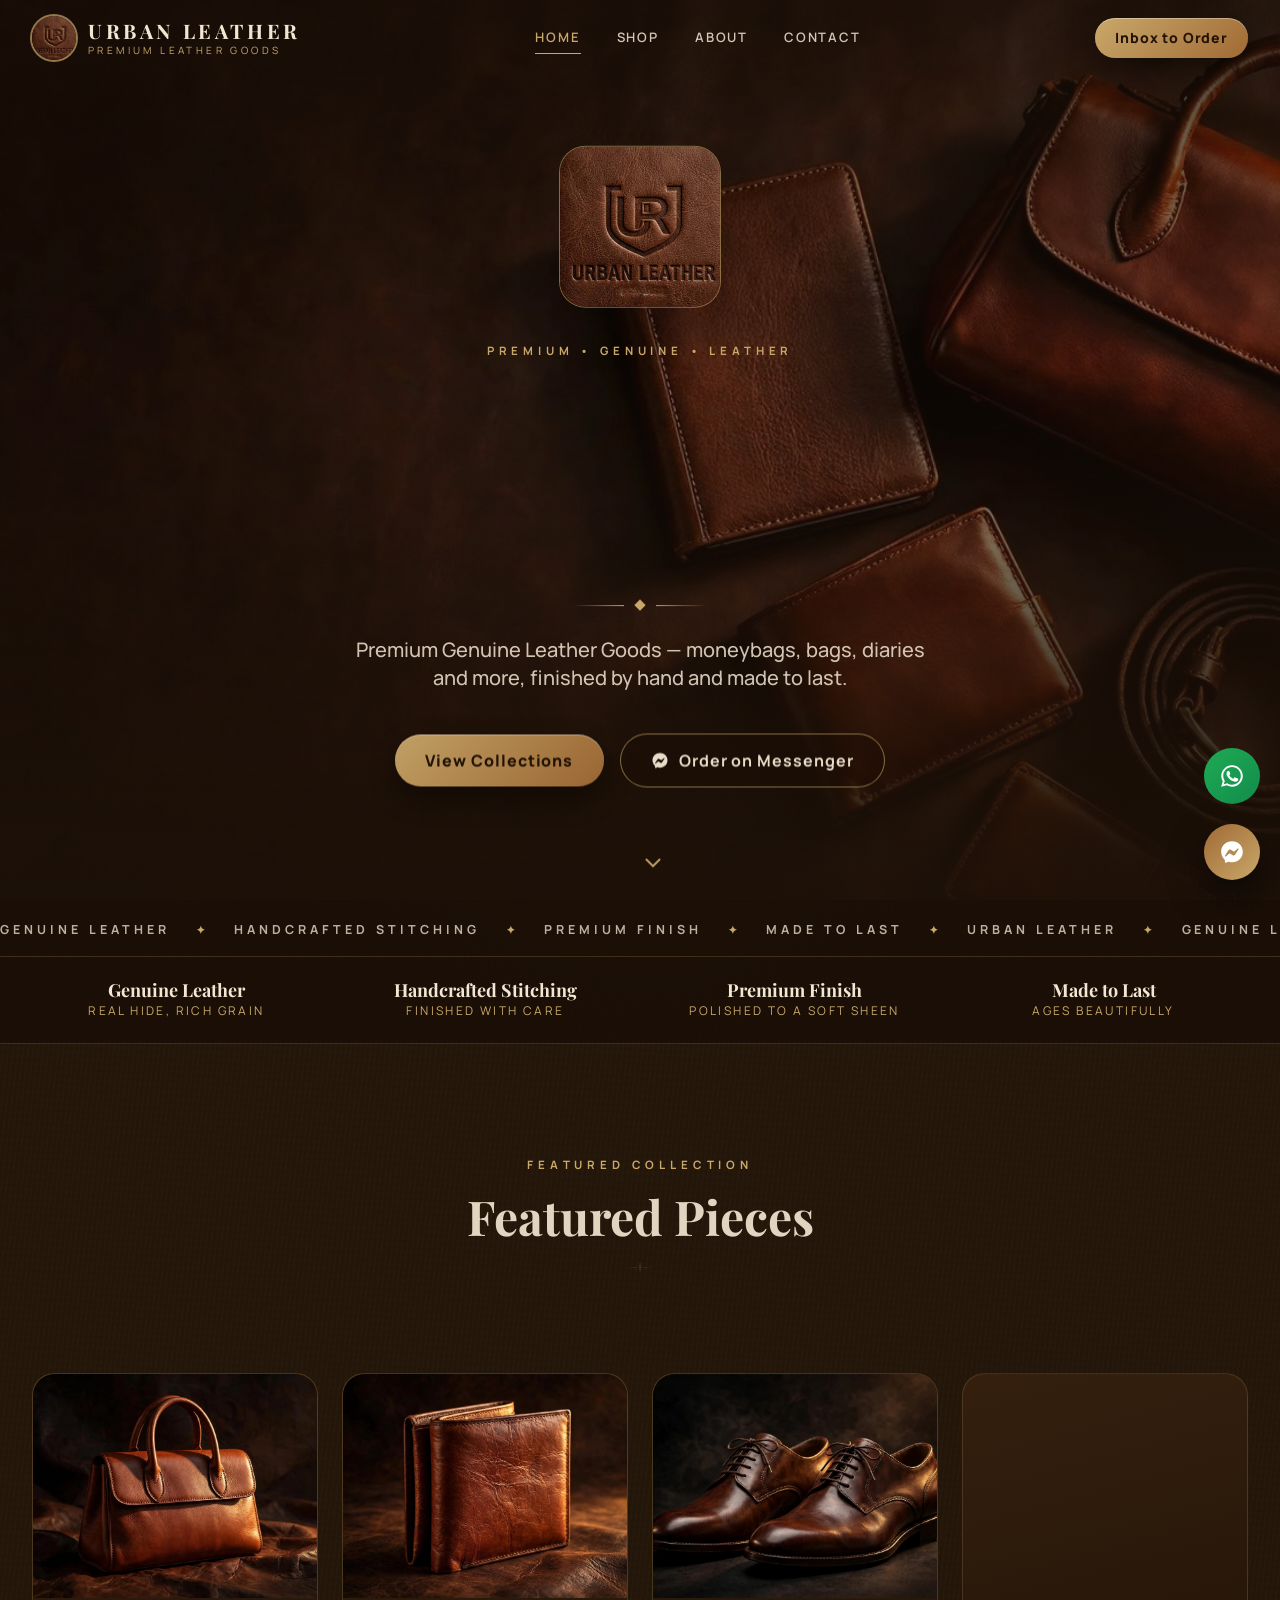
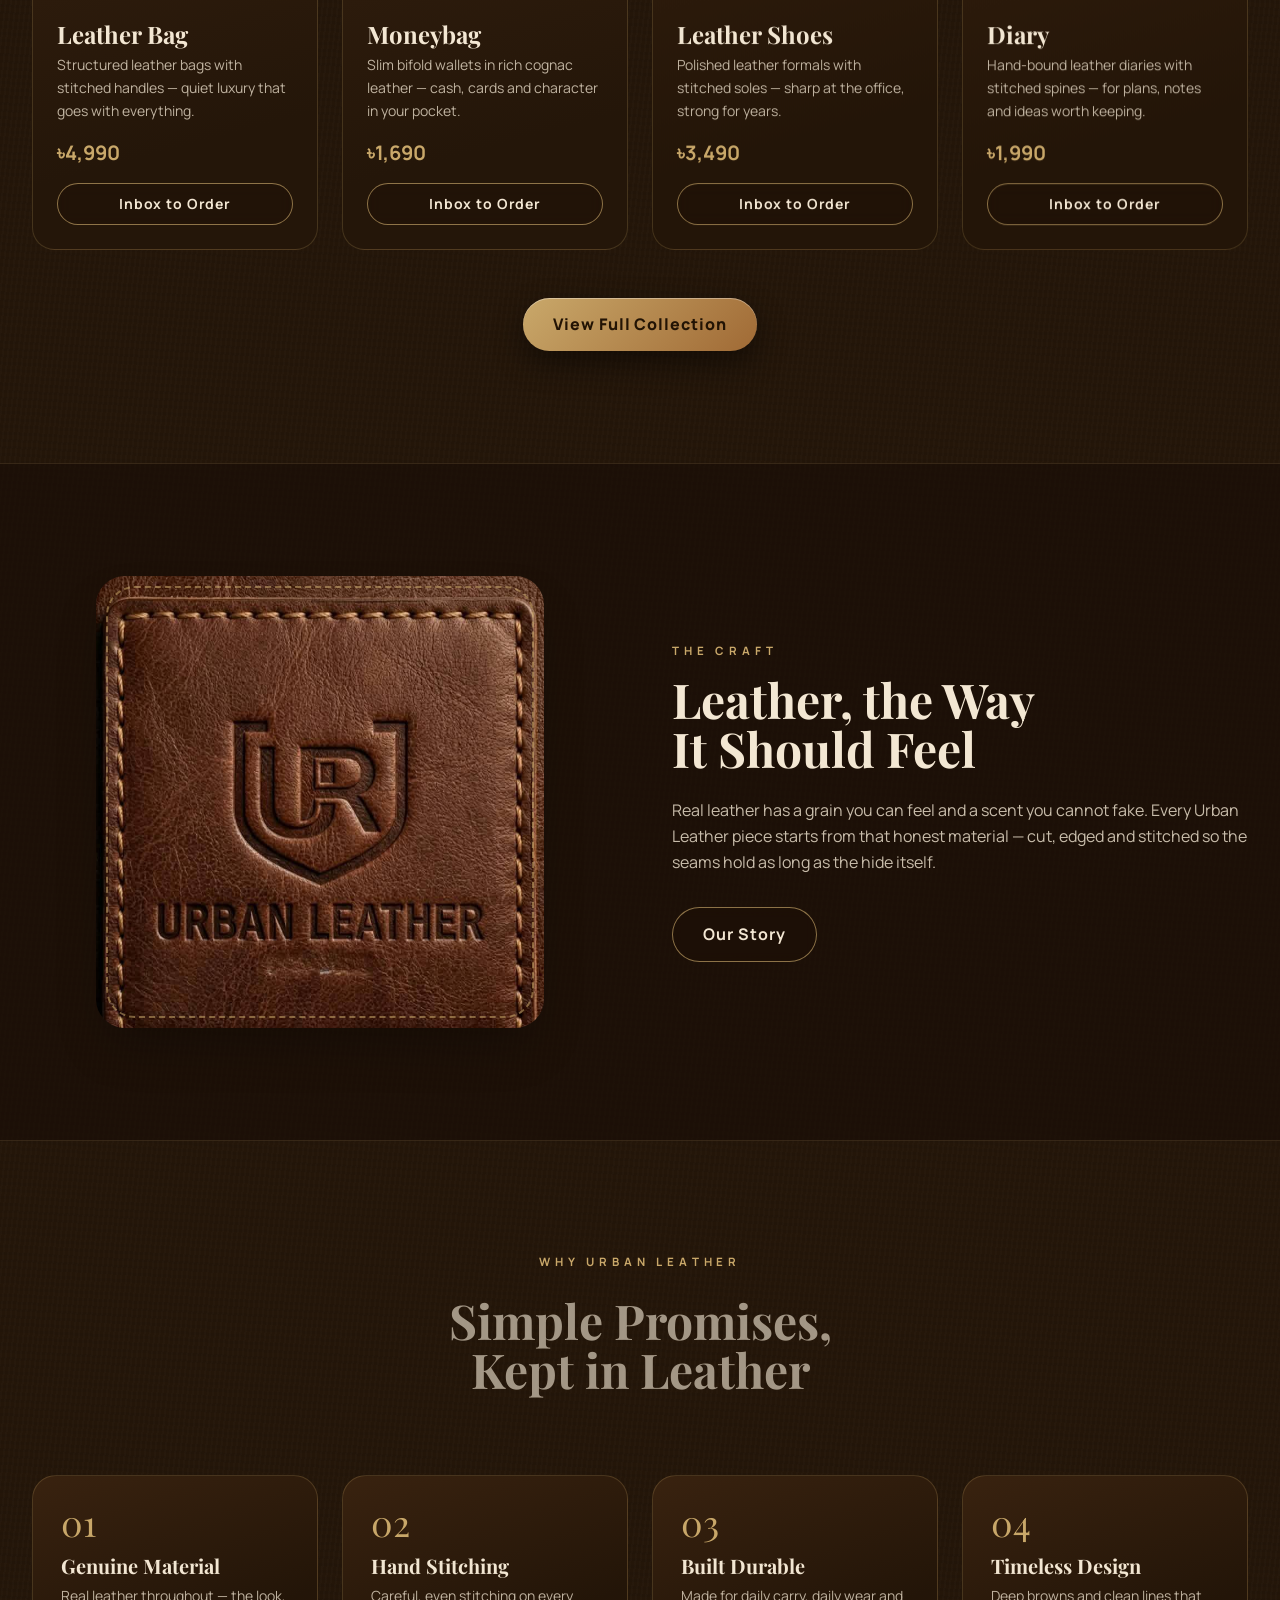
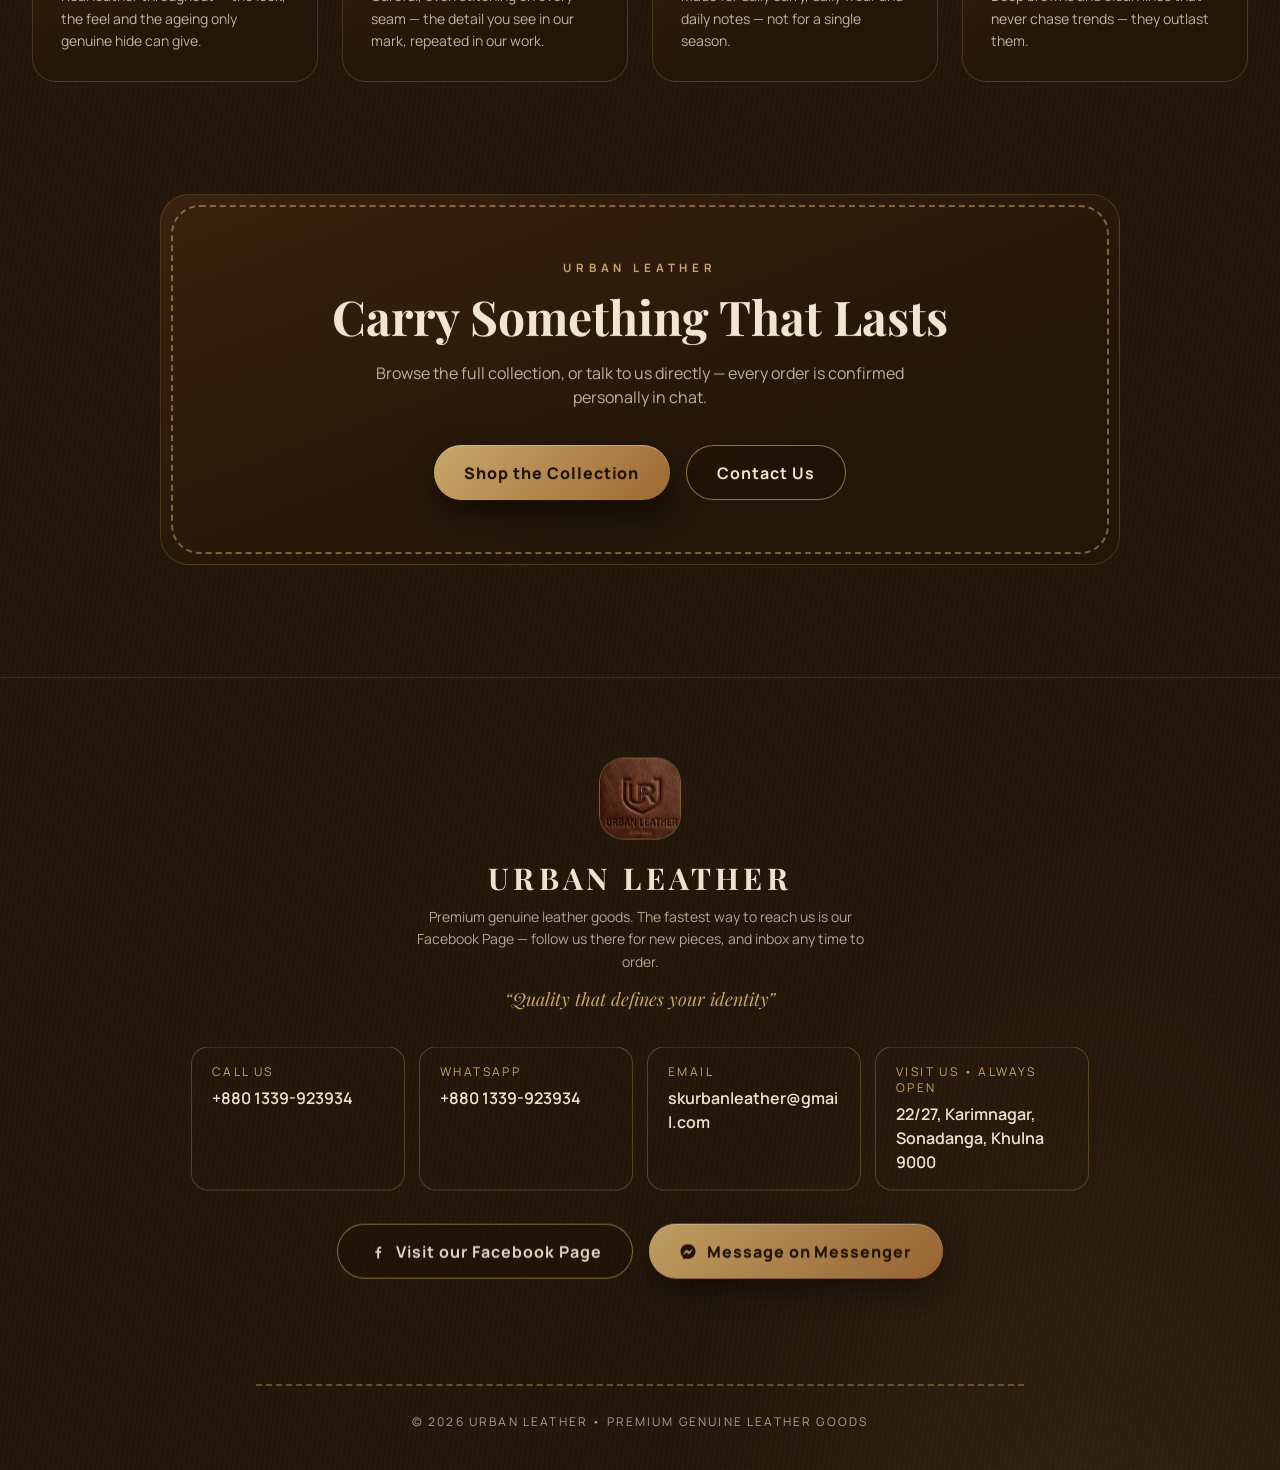
<file: index.html>
<!DOCTYPE html>
<html lang="en">
<head>
<meta charset="UTF-8" />
<meta name="viewport" content="width=device-width, initial-scale=1.0" />
<title>Urban Leather — Premium Genuine Leather Goods</title>
<meta name="description" content="Urban Leather — premium genuine leather goods: moneybag wallets, bags, diaries, belts & card holders. Order through our Facebook Page and Messenger." />
<link rel="icon" type="image/png" href="assets/img/monogram.png" />
<link rel="preconnect" href="https://fonts.googleapis.com" />
<link rel="preconnect" href="https://fonts.gstatic.com" crossorigin />
<link href="https://fonts.googleapis.com/css2?family=Playfair+Display:ital,wght@0,500;0,600;0,700;0,800;1,500&family=Manrope:wght@400;500;600;700;800&display=swap" rel="stylesheet" />
<link rel="stylesheet" href="assets/css/style.css" />
<meta name="theme-color" content="#1a0f08" />
<meta property="og:type" content="website" />
<meta property="og:title" content="Urban Leather — Premium Genuine Leather Goods" />
<meta property="og:description" content="Urban Leather — premium genuine leather goods: moneybag wallets, bags, diaries, belts & card holders. Order through our Facebook Page and Messenger." />
<meta property="og:image" content="https://fuadmridul.github.io/urban-leather/assets/img/cover.jpg" />
<link rel="apple-touch-icon" href="assets/img/monogram.png" />
<script>document.documentElement.classList.add('js-anim');</script>
</head>
<body class="leather-bg antialiased">

<!-- Page transition overlay -->
<div id="pageTransition" class="page-transition" aria-hidden="true">
  <img src="assets/img/monogram.png" alt="" class="w-24 h-24 rounded-[1.4rem] object-cover ring-1 ring-[#c9a86a]/60 shadow-2xl" />
</div>

<!-- ================= HEADER ================= -->
<header id="siteHeader" class="site-header fixed top-0 left-0 right-0 z-50">
  <div class="header-inner max-w-7xl mx-auto px-4 min-[400px]:px-5 sm:px-8 h-[76px] flex items-center justify-between gap-3 sm:gap-4">
    <a href="index.html" class="flex items-center gap-2.5 min-[400px]:gap-3 shrink-0">
      <img src="assets/img/monogram.png" alt="Urban Leather monogram logo" class="w-9 h-9 min-[400px]:w-11 min-[400px]:h-11 rounded-full object-cover ring-2 ring-[#c9a86a]/70" />
      <span class="leading-none">
        <span class="display block text-[15px] min-[400px]:text-lg sm:text-xl font-bold tracking-[0.13em] sm:tracking-[0.18em] text-[#f3e7d3]">URBAN LEATHER</span>
        <span class="block text-[9px] min-[400px]:text-[10px] tracking-[0.24em] sm:tracking-[0.34em] text-[#c9a86a] mt-1">PREMIUM LEATHER GOODS</span>
      </span>
    </a>
    <nav class="hidden lg:flex items-center gap-9 text-[13px] font-semibold text-[#f3e7d3]/85" aria-label="Main navigation">
      <a class="nav-link nav-active" href="index.html" aria-current="page">HOME</a>
      <a class="nav-link" href="shop.html">SHOP</a>
      <a class="nav-link" href="about.html">ABOUT</a>
      <a class="nav-link" href="contact.html">CONTACT</a>
    </nav>
    <div class="flex items-center gap-3">
      <a href="https://m.me/61568058020640" target="_blank" rel="noopener" class="btn-gold btn-header-cta !py-2.5 !px-5 text-sm">Inbox to Order</a>
      <button id="menuBtn" class="lg:hidden w-11 h-11 grid place-items-center rounded-full border border-[#c9a86a]/40 text-[#f3e7d3]" aria-label="Open menu" aria-expanded="false">
        <svg width="20" height="20" viewBox="0 0 24 24" fill="none" stroke="currentColor" stroke-width="2" stroke-linecap="round"><path d="M4 7h16M4 12h16M4 17h16"/></svg>
      </button>
    </div>
  </div>
  <nav id="mobileMenu" class="lg:hidden hidden border-t border-[#c9a86a]/15 bg-[#180d05]/95 backdrop-blur-xl" aria-label="Mobile navigation">
    <div class="px-6 py-5 flex flex-col gap-4 text-sm font-semibold tracking-[0.14em] text-[#f3e7d3]/90">
      <a href="index.html" class="text-[#c9a86a]" aria-current="page">HOME</a>
      <a href="shop.html">SHOP</a>
      <a href="about.html">ABOUT</a>
      <a href="contact.html">CONTACT</a>
    </div>
  </nav>
</header>

<!-- ================= HERO ================= -->
<section id="home" class="relative min-h-[100svh] flex items-center justify-center overflow-hidden">
  <img id="heroBg" fetchpriority="high" decoding="async" src="assets/img/hero-scene.jpg" alt="Leather handbag, diary, wallet, belt and card holder arranged on dark brown leather" class="hero-bg absolute inset-0 w-full h-[115%] object-cover object-center" />
  <div class="hero-vignette absolute inset-0"></div>
  <div class="relative z-10 text-center px-5 pt-32 pb-24 max-w-4xl mx-auto">
    <img data-hero src="assets/img/monogram.png" alt="Urban Leather UR monogram embossed on brown leather" class="float-badge w-32 h-32 sm:w-40 sm:h-40 mx-auto rounded-[1.6rem] object-cover shadow-2xl ring-1 ring-[#c9a86a]/60" />
    <p data-hero class="eyebrow mt-9">Premium • Genuine • Leather</p>
    <h1 class="display font-extrabold text-[#f3e7d3] mt-4 text-[clamp(2.6rem,13.5vw,4.5rem)] sm:text-7xl lg:text-[6.2rem] tracking-[0.02em] sm:tracking-wide">
      <span class="line-mask"><span class="line-inner">URBAN</span></span>
      <span class="line-mask"><span class="line-inner">LEATHER</span></span>
    </h1>
    <div data-hero class="gold-rule mt-6"><span class="diamond"></span></div>
    <p data-hero class="mt-6 text-base sm:text-xl text-[#f3e7d3]/85 font-medium max-w-xl mx-auto">Premium Genuine Leather Goods — moneybags, bags, diaries and more, finished by hand and made to last.</p>
    <div data-hero class="mt-10 flex flex-wrap items-center justify-center gap-4">
      <a href="shop.html" class="btn-gold">View Collections</a>
      <a href="https://m.me/61568058020640" target="_blank" rel="noopener" class="btn-outline">
        <svg width="18" height="18" viewBox="0 0 24 24" fill="currentColor" aria-hidden="true"><path d="M12 2C6.36 2 2 6.13 2 11.7c0 2.91 1.19 5.44 3.14 7.17.16.14.25.35.25.57l.05 1.78c.02.57.61.94 1.13.71l1.98-.89c.17-.08.36-.09.53-.02.88.32 1.83.49 2.92.49 5.64 0 10-4.13 10-9.7S17.64 2 12 2zm6.04 7.46l-3.17 5.03c-.47.74-1.46.94-2.25.46l-2.47-1.5a.6.6 0 0 0-.63 0l-3.3 2.62c-.42.33-.97-.18-.7-.64l3.17-5.03c.47-.74 1.46-.94 2.25-.46l2.47 1.5c.19.12.44.12.63 0l3.3-2.62c.42-.33.97.18.7.64z"/></svg>
        Order on Messenger
      </a>
    </div>
  </div>
  <a href="#featured" data-hero class="absolute bottom-7 left-1/2 -translate-x-1/2 z-10 text-[#c9a86a] animate-bounce" aria-label="Scroll down to featured products">
    <svg width="26" height="26" viewBox="0 0 24 24" fill="none" stroke="currentColor" stroke-width="2" stroke-linecap="round"><path d="M6 9l6 6 6-6"/></svg>
  </a>
</section>

<!-- ================= MARQUEE ================= -->
<div class="marquee border-b border-[#c9a86a]/20 bg-[#180d05]/80 py-4" aria-hidden="true">
  <div class="marquee-track">
    <span class="marquee-chunk">Genuine Leather<span class="mq-dot">✦</span>Handcrafted Stitching<span class="mq-dot">✦</span>Premium Finish<span class="mq-dot">✦</span>Made to Last<span class="mq-dot">✦</span>Urban Leather<span class="mq-dot">✦</span>Genuine Leather<span class="mq-dot">✦</span>Handcrafted Stitching<span class="mq-dot">✦</span>Premium Finish<span class="mq-dot">✦</span>Made to Last<span class="mq-dot">✦</span>Urban Leather<span class="mq-dot">✦</span></span>
    <span class="marquee-chunk">Genuine Leather<span class="mq-dot">✦</span>Handcrafted Stitching<span class="mq-dot">✦</span>Premium Finish<span class="mq-dot">✦</span>Made to Last<span class="mq-dot">✦</span>Urban Leather<span class="mq-dot">✦</span>Genuine Leather<span class="mq-dot">✦</span>Handcrafted Stitching<span class="mq-dot">✦</span>Premium Finish<span class="mq-dot">✦</span>Made to Last<span class="mq-dot">✦</span>Urban Leather<span class="mq-dot">✦</span></span>
  </div>
</div>

<!-- ================= TRUST STRIP ================= -->
<section class="relative border-b border-[#c9a86a]/20 bg-[#180d05]/80">
  <div class="max-w-7xl mx-auto px-5 sm:px-8 py-6 grid grid-cols-2 lg:grid-cols-4 gap-5 text-center">
    <div data-reveal><p class="display text-lg font-bold text-[#f3e7d3]">Genuine Leather</p><p class="text-xs tracking-[0.2em] text-[#c9a86a] mt-1">REAL HIDE, RICH GRAIN</p></div>
    <div data-reveal><p class="display text-lg font-bold text-[#f3e7d3]">Handcrafted Stitching</p><p class="text-xs tracking-[0.2em] text-[#c9a86a] mt-1">FINISHED WITH CARE</p></div>
    <div data-reveal><p class="display text-lg font-bold text-[#f3e7d3]">Premium Finish</p><p class="text-xs tracking-[0.2em] text-[#c9a86a] mt-1">POLISHED TO A SOFT SHEEN</p></div>
    <div data-reveal><p class="display text-lg font-bold text-[#f3e7d3]">Made to Last</p><p class="text-xs tracking-[0.2em] text-[#c9a86a] mt-1">AGES BEAUTIFULLY</p></div>
  </div>
</section>

<!-- ================= FEATURED PRODUCTS ================= -->
<section id="featured" class="relative py-16 sm:py-28">
  <div class="max-w-7xl mx-auto px-5 sm:px-8">
    <div class="section-head text-center max-w-2xl mx-auto">
      <p class="eyebrow">Featured Collection</p>
      <h2 class="display text-[clamp(1.8rem,8.6vw,2.25rem)] sm:text-5xl font-bold mt-4">Featured Pieces</h2>
      <div class="gold-rule mt-6"><span class="diamond"></span></div>
      <p class="mt-5 text-[#f3e7d3]/75">Four of our most-loved pieces — the full range of seven essentials waits in the shop.</p>
    </div>

    <div class="card-grid mt-14 grid sm:grid-cols-2 xl:grid-cols-4 gap-6">
      <!-- Leather Bag -->
      <article class="product-card" data-reveal>
        <div class="overflow-hidden h-56"><img class="card-img w-full h-full object-cover" src="assets/img/product-bag.jpg" alt="Elegant brown leather handbag with stitched handles" loading="lazy" decoding="async" /></div>
        <div class="p-6">
          <h3 class="display text-2xl font-bold">Leather Bag</h3>
          <p class="mt-2 text-sm leading-relaxed text-[#f3e7d3]/75">Structured leather bags with stitched handles — quiet luxury that goes with everything.</p>
          <p class="mt-4 text-xl font-bold text-[#c9a86a]">৳4,990</p>
          <a href="https://m.me/61568058020640" target="_blank" rel="noopener" class="btn-outline mt-4 !py-2.5 !px-5 text-sm w-full justify-center">Inbox to Order</a>
        </div>
      </article>
      <!-- Moneybag -->
      <article class="product-card" data-reveal>
        <div class="overflow-hidden h-56"><img class="card-img w-full h-full object-cover" src="assets/img/product-moneybag.jpg" alt="Cognac brown leather bifold moneybag wallet standing on dark leather" loading="lazy" decoding="async" /></div>
        <div class="p-6">
          <h3 class="display text-2xl font-bold">Moneybag</h3>
          <p class="mt-2 text-sm leading-relaxed text-[#f3e7d3]/75">Slim bifold wallets in rich cognac leather — cash, cards and character in your pocket.</p>
          <p class="mt-4 text-xl font-bold text-[#c9a86a]">৳1,690</p>
          <a href="https://m.me/61568058020640" target="_blank" rel="noopener" class="btn-outline mt-4 !py-2.5 !px-5 text-sm w-full justify-center">Inbox to Order</a>
        </div>
      </article>
      <!-- Leather Shoes -->
      <article class="product-card" data-reveal>
        <div class="overflow-hidden h-56"><img class="card-img w-full h-full object-cover" src="assets/img/product-shoes.jpg" alt="Pair of polished brown leather formal shoes" loading="lazy" decoding="async" /></div>
        <div class="p-6">
          <h3 class="display text-2xl font-bold">Leather Shoes</h3>
          <p class="mt-2 text-sm leading-relaxed text-[#f3e7d3]/75">Polished leather formals with stitched soles — sharp at the office, strong for years.</p>
          <p class="mt-4 text-xl font-bold text-[#c9a86a]">৳3,490</p>
          <a href="https://m.me/61568058020640" target="_blank" rel="noopener" class="btn-outline mt-4 !py-2.5 !px-5 text-sm w-full justify-center">Inbox to Order</a>
        </div>
      </article>
      <!-- Diary -->
      <article class="product-card" data-reveal>
        <div class="overflow-hidden h-56"><img class="card-img w-full h-full object-cover" src="assets/img/product-diary.jpg" alt="Hand-stitched brown leather diary on a dark leather surface" loading="lazy" decoding="async" /></div>
        <div class="p-6">
          <h3 class="display text-2xl font-bold">Diary</h3>
          <p class="mt-2 text-sm leading-relaxed text-[#f3e7d3]/75">Hand-bound leather diaries with stitched spines — for plans, notes and ideas worth keeping.</p>
          <p class="mt-4 text-xl font-bold text-[#c9a86a]">৳1,990</p>
          <a href="https://m.me/61568058020640" target="_blank" rel="noopener" class="btn-outline mt-4 !py-2.5 !px-5 text-sm w-full justify-center">Inbox to Order</a>
        </div>
      </article>
    </div>

    <div class="mt-12 text-center" data-reveal>
      <a href="shop.html" class="btn-gold">View Full Collection</a>
    </div>
  </div>
</section>

<!-- ================= CRAFT TEASER ================= -->
<section class="relative py-16 sm:py-28 bg-[#180d05]/60 border-y border-[#c9a86a]/15 overflow-hidden">
  <div class="max-w-7xl mx-auto px-5 sm:px-8 grid lg:grid-cols-2 gap-12 lg:gap-16 items-center">
    <div data-reveal class="relative max-w-md mx-auto w-full">
      <div class="stitch-frame rounded-[1.8rem] overflow-hidden shadow-2xl">
        <img src="assets/img/logo-original.jpg" width="896" height="905" alt="Urban Leather original patch logo — embossed UR shield on a stitched leather patch" class="parallax-img w-full h-auto block" loading="lazy" decoding="async" />
      </div>
    </div>
    <div data-reveal>
      <p class="eyebrow">The Craft</p>
      <h2 class="display text-[clamp(1.8rem,8.6vw,2.25rem)] sm:text-5xl font-bold mt-4 leading-tight">Leather, the Way<br />It Should Feel</h2>
      <p class="mt-6 text-[#f3e7d3]/80 leading-relaxed">Real leather has a grain you can feel and a scent you cannot fake. Every Urban Leather piece starts from that honest material — cut, edged and stitched so the seams hold as long as the hide itself.</p>
      <a href="about.html" class="btn-outline mt-8">Our Story</a>
    </div>
  </div>
</section>

<!-- ================= WHY US ================= -->
<section class="py-16 sm:py-28">
  <div class="max-w-7xl mx-auto px-5 sm:px-8">
    <div class="section-head text-center max-w-2xl mx-auto">
      <p class="eyebrow">Why Urban Leather</p>
      <h2 class="display text-[clamp(1.8rem,8.6vw,2.25rem)] sm:text-5xl font-bold mt-4">Simple Promises,<br />Kept in Leather</h2>
      <div class="gold-rule mt-6"><span class="diamond"></span></div>
    </div>
    <div class="mt-14 grid sm:grid-cols-2 lg:grid-cols-4 gap-6">
      <div class="why-card leather-panel rounded-3xl p-7" data-reveal>
        <p class="display text-4xl text-[#c9a86a]">01</p>
        <h3 class="display text-xl font-bold mt-4">Genuine Material</h3>
        <p class="mt-2 text-sm leading-relaxed text-[#f3e7d3]/75">Real leather throughout — the look, the feel and the ageing only genuine hide can give.</p>
      </div>
      <div class="why-card leather-panel rounded-3xl p-7" data-reveal>
        <p class="display text-4xl text-[#c9a86a]">02</p>
        <h3 class="display text-xl font-bold mt-4">Hand Stitching</h3>
        <p class="mt-2 text-sm leading-relaxed text-[#f3e7d3]/75">Careful, even stitching on every seam — the detail you see in our mark, repeated in our work.</p>
      </div>
      <div class="why-card leather-panel rounded-3xl p-7" data-reveal>
        <p class="display text-4xl text-[#c9a86a]">03</p>
        <h3 class="display text-xl font-bold mt-4">Built Durable</h3>
        <p class="mt-2 text-sm leading-relaxed text-[#f3e7d3]/75">Made for daily carry, daily wear and daily notes — not for a single season.</p>
      </div>
      <div class="why-card leather-panel rounded-3xl p-7" data-reveal>
        <p class="display text-4xl text-[#c9a86a]">04</p>
        <h3 class="display text-xl font-bold mt-4">Timeless Design</h3>
        <p class="mt-2 text-sm leading-relaxed text-[#f3e7d3]/75">Deep browns and clean lines that never chase trends — they outlast them.</p>
      </div>
    </div>
  </div>
</section>

<!-- ================= CTA BANNER ================= -->
<section class="pb-16 sm:pb-28">
  <div class="max-w-5xl mx-auto px-5 sm:px-8">
    <div class="leather-panel stitch-frame rounded-[1.8rem] px-7 py-14 sm:p-16 text-center relative" data-reveal>
      <p class="eyebrow">Urban Leather</p>
      <h2 class="display text-[clamp(1.8rem,8.6vw,2.25rem)] sm:text-5xl font-bold mt-4">Carry Something That Lasts</h2>
      <p class="mt-5 text-[#f3e7d3]/75 max-w-xl mx-auto">Browse the full collection, or talk to us directly — every order is confirmed personally in chat.</p>
      <div class="mt-9 flex flex-wrap justify-center gap-4">
        <a href="shop.html" class="btn-gold">Shop the Collection</a>
        <a href="contact.html" class="btn-outline">Contact Us</a>
      </div>
    </div>
  </div>
</section>

<!-- ================= FOOTER ================= -->
<footer class="pt-20 pb-10 border-t border-[#c9a86a]/15">
  <div class="max-w-7xl mx-auto px-5 sm:px-8 text-center">
    <img data-reveal src="assets/img/monogram.png" alt="Urban Leather monogram" class="w-20 h-20 mx-auto rounded-3xl object-cover ring-1 ring-[#c9a86a]/50" loading="lazy" decoding="async" />
    <p data-reveal class="display text-[clamp(1.4rem,7.2vw,1.875rem)] font-bold tracking-[0.1em] sm:tracking-[0.14em] mt-6">URBAN LEATHER</p>
    <p data-reveal class="text-[#f3e7d3]/70 mt-3 max-w-md mx-auto text-sm leading-relaxed">Premium genuine leather goods. The fastest way to reach us is our Facebook Page — follow us there for new pieces, and inbox any time to order.</p>
    <p data-reveal class="display italic text-[#c9a86a] mt-4 text-lg">“Quality that defines your identity”</p>
    <div data-reveal class="mt-10 grid grid-cols-1 sm:grid-cols-2 lg:grid-cols-4 gap-4 max-w-4xl mx-auto text-left">
      <a href="tel:+8801339923934" class="block rounded-2xl ring-1 ring-[#c9a86a]/30 px-5 py-4 hover:ring-[#c9a86a]/70 transition">
        <span class="block text-xs tracking-[0.2em] text-[#c9a86a]">CALL US</span>
        <span class="block mt-1.5 font-semibold text-[#f3e7d3]">+880 1339-923934</span>
      </a>
      <a href="https://wa.me/8801339923934?text=Hello%20Urban%20Leather!%20I%20have%20an%20enquiry." target="_blank" rel="noopener" class="block rounded-2xl ring-1 ring-[#c9a86a]/30 px-5 py-4 hover:ring-[#c9a86a]/70 transition">
        <span class="block text-xs tracking-[0.2em] text-[#c9a86a]">WHATSAPP</span>
        <span class="block mt-1.5 font-semibold text-[#f3e7d3]">+880 1339-923934</span>
      </a>
      <a href="mailto:skurbanleather@gmail.com" class="block rounded-2xl ring-1 ring-[#c9a86a]/30 px-5 py-4 hover:ring-[#c9a86a]/70 transition">
        <span class="block text-xs tracking-[0.2em] text-[#c9a86a]">EMAIL</span>
        <span class="block mt-1.5 font-semibold text-[#f3e7d3] break-all">skurbanleather@gmail.com</span>
      </a>
      <a href="https://www.google.com/maps/search/?api=1&query=22%2F27%20Karimnagar%20Sonadanga%20Khulna%209000" target="_blank" rel="noopener" class="block rounded-2xl ring-1 ring-[#c9a86a]/30 px-5 py-4 hover:ring-[#c9a86a]/70 transition">
        <span class="block text-xs tracking-[0.2em] text-[#c9a86a]">VISIT US • ALWAYS OPEN</span>
        <span class="block mt-1.5 font-semibold text-[#f3e7d3]">22/27, Karimnagar, Sonadanga, Khulna 9000</span>
      </a>
    </div>
    <div data-reveal class="mt-8 flex flex-wrap justify-center gap-4">
      <a href="https://www.facebook.com/profile.php?id=61568058020640" target="_blank" rel="noopener" class="btn-outline">
        <svg width="18" height="18" viewBox="0 0 24 24" fill="currentColor" aria-hidden="true"><path d="M13.5 21v-7.2h2.4l.4-2.8h-2.8V9.2c0-.8.3-1.4 1.5-1.4h1.4V5.3c-.3 0-1.1-.1-2-.1-2 0-3.4 1.2-3.4 3.5v2.3H8.5v2.8H11V21h2.5z"/></svg>
        Visit our Facebook Page
      </a>
      <a href="https://m.me/61568058020640" target="_blank" rel="noopener" class="btn-gold">
        <svg width="18" height="18" viewBox="0 0 24 24" fill="currentColor" aria-hidden="true"><path d="M12 2C6.36 2 2 6.13 2 11.7c0 2.91 1.19 5.44 3.14 7.17.16.14.25.35.25.57l.05 1.78c.02.57.61.94 1.13.71l1.98-.89c.17-.08.36-.09.53-.02.88.32 1.83.49 2.92.49 5.64 0 10-4.13 10-9.7S17.64 2 12 2zm6.04 7.46l-3.17 5.03c-.47.74-1.46.94-2.25.46l-2.47-1.5a.6.6 0 0 0-.63 0l-3.3 2.62c-.42.33-.97-.18-.7-.64l3.17-5.03c.47-.74 1.46-.94 2.25-.46l2.47 1.5c.19.12.44.12.63 0l3.3-2.62c.42-.33.97.18.7.64z"/></svg>
        Message on Messenger
      </a>
    </div>
    <nav data-reveal class="mt-12 flex flex-wrap justify-center gap-x-9 gap-y-3 text-[13px] font-semibold tracking-[0.16em] text-[#f3e7d3]/80" aria-label="Footer navigation">
      <a class="nav-link" href="index.html">HOME</a>
      <a class="nav-link" href="shop.html">SHOP</a>
      <a class="nav-link" href="about.html">ABOUT</a>
      <a class="nav-link" href="contact.html">CONTACT</a>
    </nav>
    <hr class="stitch-line max-w-3xl mx-auto mt-10 opacity-70" />
    <p class="mt-7 text-xs tracking-[0.18em] text-[#f3e7d3]/65">© 2026 URBAN LEATHER • PREMIUM GENUINE LEATHER GOODS</p>
  </div>
</footer>

<!-- Floating WhatsApp button -->
<a href="https://wa.me/8801339923934?text=Hello%20Urban%20Leather!%20I%20have%20an%20enquiry." target="_blank" rel="noopener" aria-label="Chat with Urban Leather on WhatsApp" class="float-wa fixed bottom-24 right-5 z-50 w-14 h-14 rounded-full grid place-items-center text-white" style="background:linear-gradient(135deg,#1faa55,#128c4b);">
  <svg width="26" height="26" viewBox="0 0 24 24" fill="currentColor" aria-hidden="true"><path d="M12.04 2C6.58 2 2.13 6.45 2.13 11.91c0 1.75.46 3.45 1.32 4.95L2 22l5.25-1.38a9.9 9.9 0 0 0 4.79 1.22c5.46 0 9.9-4.45 9.9-9.91C21.94 6.45 17.5 2 12.04 2zm0 18.03a8.1 8.1 0 0 1-4.13-1.13l-.3-.18-3.12.82.83-3.04-.19-.31a8.08 8.08 0 0 1-1.24-4.28c0-4.47 3.64-8.11 8.15-8.11 4.47 0 8.11 3.64 8.11 8.11 0 4.51-3.64 8.12-8.11 8.12zm4.45-6.08c-.24-.12-1.44-.71-1.66-.79-.22-.08-.39-.12-.55.13-.16.24-.63.79-.77.97-.14.18-.28.2-.53.08-.24-.12-1.03-.38-1.96-1.21-.72-.65-1.21-1.44-1.35-1.68-.14-.25-.02-.38.11-.51.11-.11.24-.28.37-.43.12-.14.16-.24.24-.41.08-.16.04-.31-.02-.43-.06-.12-.55-1.32-.77-1.84-.2-.48-.41-.42-.57-.43h-.49c-.17 0-.43.06-.67.31-.24.25-.92.9-.92 2.19 0 1.29.94 2.54 1.07 2.71.13.18 1.85 2.83 4.49 3.97.63.27 1.12.43 1.5.56.63.2 1.21.17 1.66.1.51-.08 1.56-.64 1.9-1.27.35-.63.35-1.17.24-1.28-.1-.11-.22-.18-.47-.3z"/></svg>
</a>

<!-- Floating Messenger button -->
<a href="https://m.me/61568058020640" target="_blank" rel="noopener" aria-label="Chat with Urban Leather on Messenger" class="messenger-float fixed bottom-5 right-5 z-50 w-14 h-14 rounded-full grid place-items-center text-white" style="background:linear-gradient(135deg,#a06a35,#c9a86a);">
  <svg width="26" height="26" viewBox="0 0 24 24" fill="currentColor" aria-hidden="true"><path d="M12 2C6.36 2 2 6.13 2 11.7c0 2.91 1.19 5.44 3.14 7.17.16.14.25.35.25.57l.05 1.78c.02.57.61.94 1.13.71l1.98-.89c.17-.08.36-.09.53-.02.88.32 1.83.49 2.92.49 5.64 0 10-4.13 10-9.7S17.64 2 12 2zm6.04 7.46l-3.17 5.03c-.47.74-1.46.94-2.25.46l-2.47-1.5a.6.6 0 0 0-.63 0l-3.3 2.62c-.42.33-.97-.18-.7-.64l3.17-5.03c.47-.74 1.46-.94 2.25-.46l2.47 1.5c.19.12.44.12.63 0l3.3-2.62c.42-.33.97.18.7.64z"/></svg>
</a>

<!-- Back to top -->
<button id="toTop" class="to-top" aria-label="Back to top">
  <svg width="18" height="18" viewBox="0 0 24 24" fill="none" stroke="currentColor" stroke-width="2.4" stroke-linecap="round" stroke-linejoin="round"><path d="M12 19V5M5 12l7-7 7 7"/></svg>
</button>

<script src="assets/js/vendor/gsap.min.js"></script>
<script src="assets/js/vendor/ScrollTrigger.min.js"></script>
<script src="assets/js/main.js"></script>
<script>
window.setTimeout(function () {
  if (!window.__ulAnimOk) {
    document.querySelectorAll("[data-hero], [data-reveal]").forEach(function (el) { el.style.opacity = "1"; el.style.transform = "none"; });
    document.querySelectorAll(".line-inner").forEach(function (el) { el.style.transform = "none"; });
    var pt = document.getElementById("pageTransition");
    if (pt) pt.style.display = "none";
  }
}, 1600);
</script>
</body>
</html>
</file>
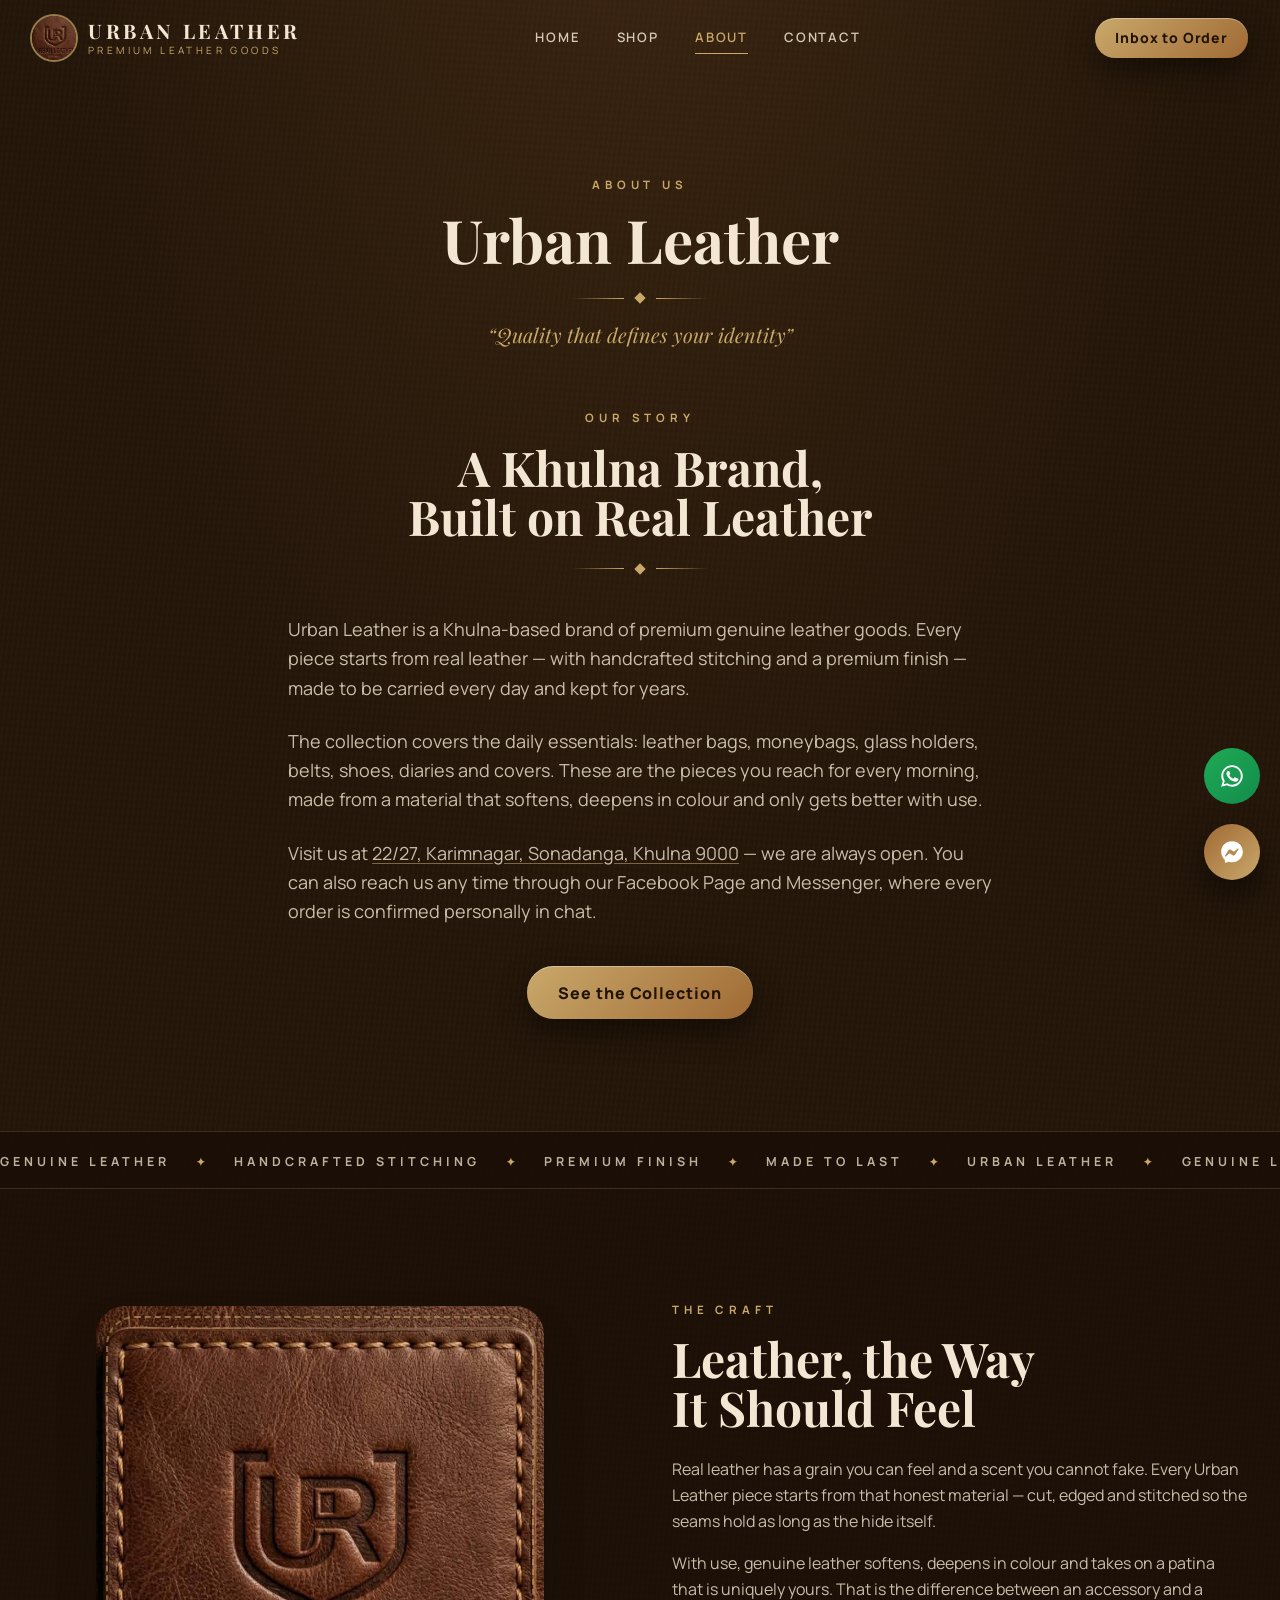
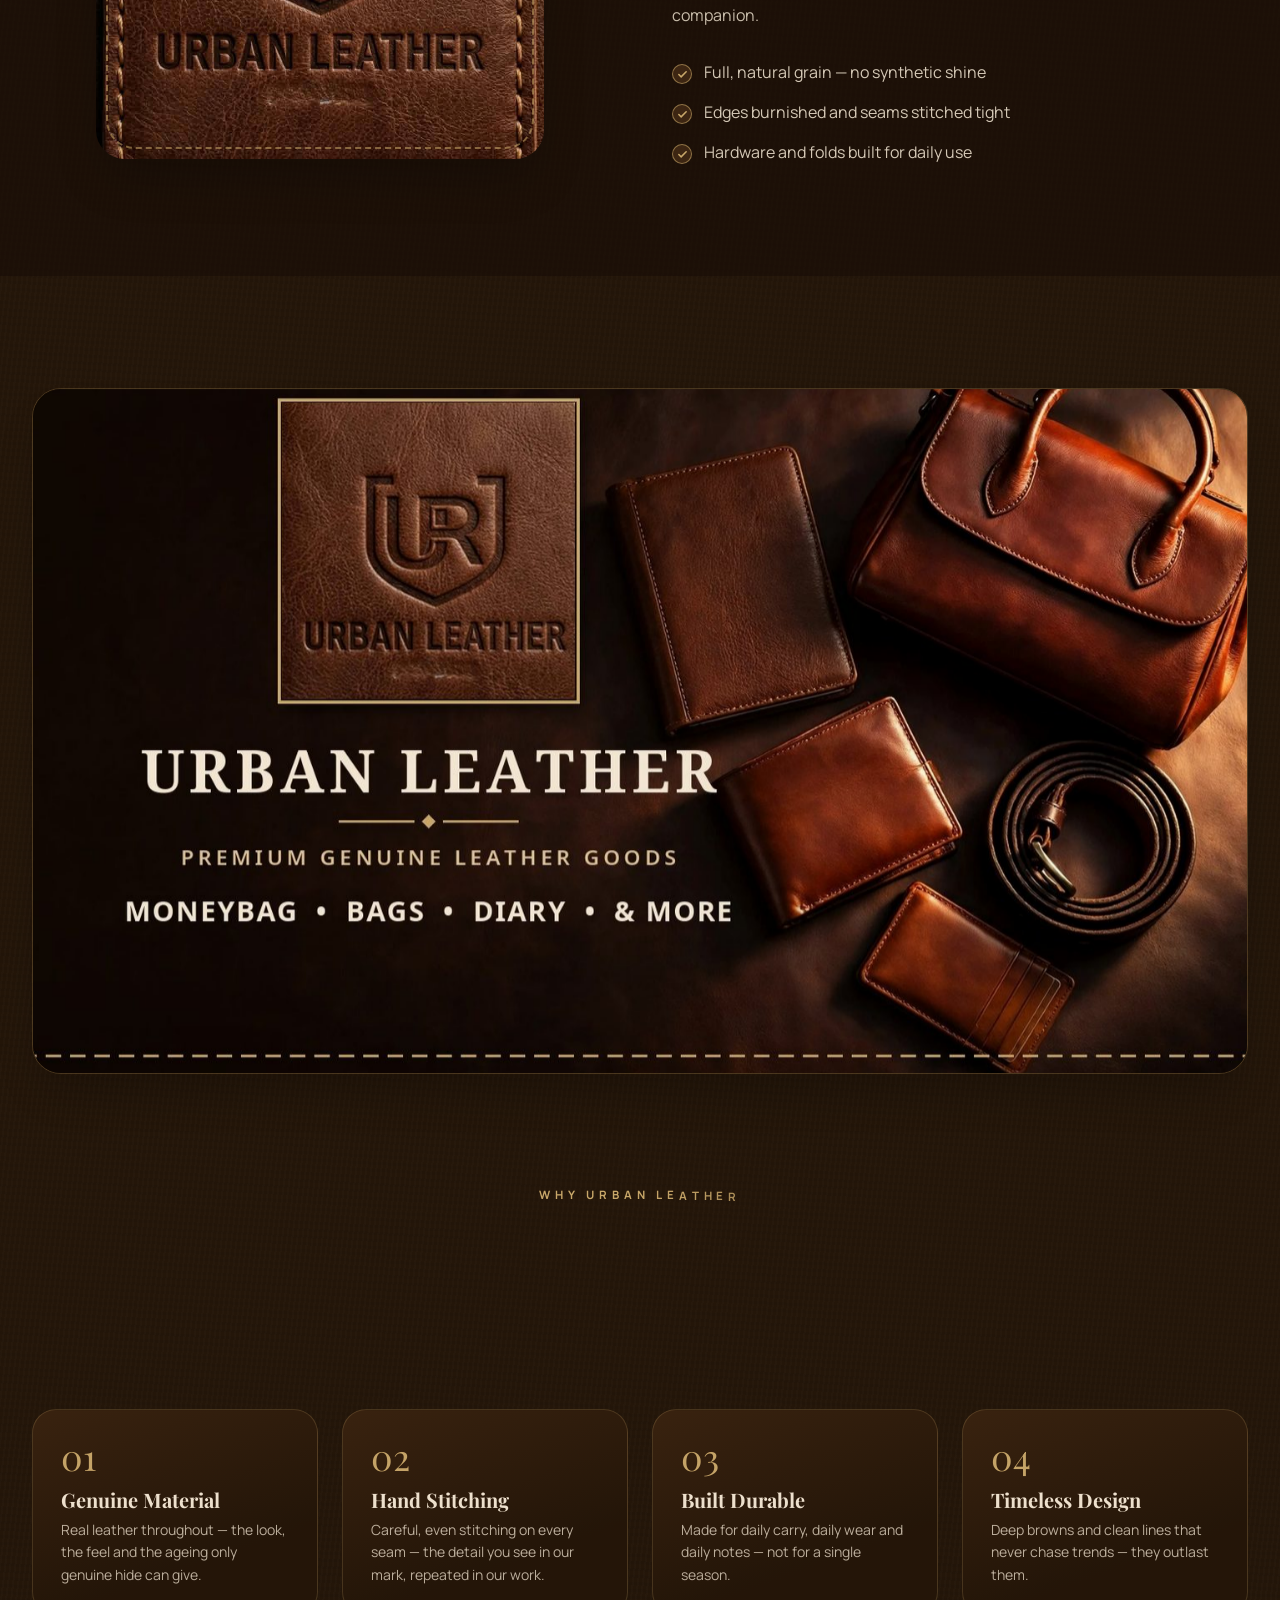
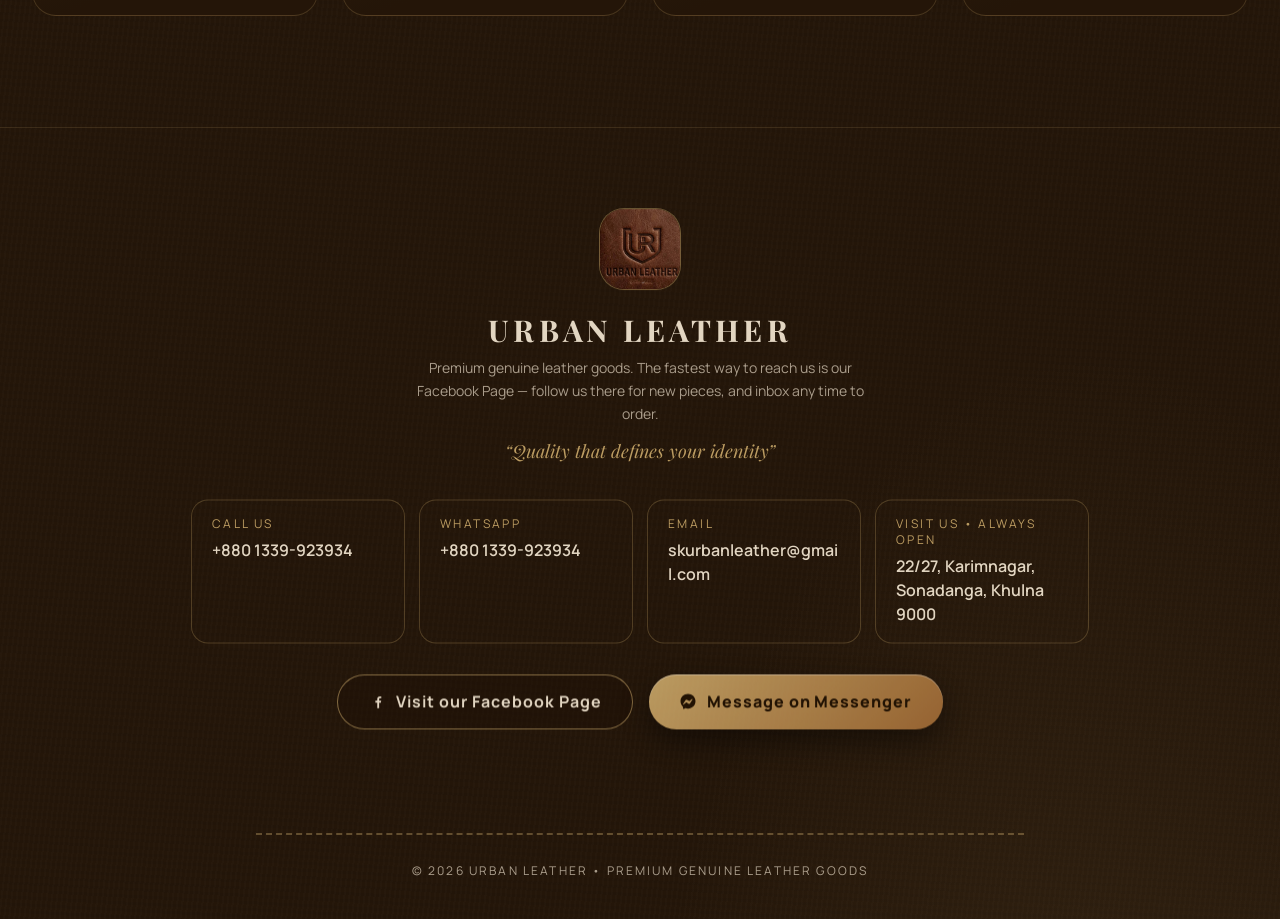
<file: about.html>
<!DOCTYPE html>
<html lang="en">
<head>
<meta charset="UTF-8" />
<meta name="viewport" content="width=device-width, initial-scale=1.0" />
<title>About — Urban Leather</title>
<meta name="description" content="About Urban Leather — a Khulna-based premium genuine leather goods brand. Quality that defines your identity." />
<link rel="icon" type="image/png" href="assets/img/monogram.png" />
<link rel="preconnect" href="https://fonts.googleapis.com" />
<link rel="preconnect" href="https://fonts.gstatic.com" crossorigin />
<link href="https://fonts.googleapis.com/css2?family=Playfair+Display:ital,wght@0,500;0,600;0,700;0,800;1,500&family=Manrope:wght@400;500;600;700;800&display=swap" rel="stylesheet" />
<link rel="stylesheet" href="assets/css/style.css" />
<meta name="theme-color" content="#1a0f08" />
<meta property="og:type" content="website" />
<meta property="og:title" content="About — Urban Leather" />
<meta property="og:description" content="About Urban Leather — a Khulna-based premium genuine leather goods brand. Quality that defines your identity." />
<meta property="og:image" content="https://fuadmridul.github.io/urban-leather/assets/img/cover.jpg" />
<link rel="apple-touch-icon" href="assets/img/monogram.png" />
<script>document.documentElement.classList.add('js-anim');</script>
</head>
<body class="leather-bg antialiased">

<!-- Page transition overlay -->
<div id="pageTransition" class="page-transition" aria-hidden="true">
  <img src="assets/img/monogram.png" alt="" class="w-24 h-24 rounded-[1.4rem] object-cover ring-1 ring-[#c9a86a]/60 shadow-2xl" />
</div>

<!-- ================= HEADER ================= -->
<header id="siteHeader" class="site-header fixed top-0 left-0 right-0 z-50">
  <div class="header-inner max-w-7xl mx-auto px-4 min-[400px]:px-5 sm:px-8 h-[76px] flex items-center justify-between gap-3 sm:gap-4">
    <a href="index.html" class="flex items-center gap-2.5 min-[400px]:gap-3 shrink-0">
      <img src="assets/img/monogram.png" alt="Urban Leather monogram logo" class="w-9 h-9 min-[400px]:w-11 min-[400px]:h-11 rounded-full object-cover ring-2 ring-[#c9a86a]/70" />
      <span class="leading-none">
        <span class="display block text-[15px] min-[400px]:text-lg sm:text-xl font-bold tracking-[0.13em] sm:tracking-[0.18em] text-[#f3e7d3]">URBAN LEATHER</span>
        <span class="block text-[9px] min-[400px]:text-[10px] tracking-[0.24em] sm:tracking-[0.34em] text-[#c9a86a] mt-1">PREMIUM LEATHER GOODS</span>
      </span>
    </a>
    <nav class="hidden lg:flex items-center gap-9 text-[13px] font-semibold text-[#f3e7d3]/85" aria-label="Main navigation">
      <a class="nav-link" href="index.html">HOME</a>
      <a class="nav-link" href="shop.html">SHOP</a>
      <a class="nav-link nav-active" href="about.html" aria-current="page">ABOUT</a>
      <a class="nav-link" href="contact.html">CONTACT</a>
    </nav>
    <div class="flex items-center gap-3">
      <a href="https://m.me/61568058020640" target="_blank" rel="noopener" class="btn-gold btn-header-cta !py-2.5 !px-5 text-sm">Inbox to Order</a>
      <button id="menuBtn" class="lg:hidden w-11 h-11 grid place-items-center rounded-full border border-[#c9a86a]/40 text-[#f3e7d3]" aria-label="Open menu" aria-expanded="false">
        <svg width="20" height="20" viewBox="0 0 24 24" fill="none" stroke="currentColor" stroke-width="2" stroke-linecap="round"><path d="M4 7h16M4 12h16M4 17h16"/></svg>
      </button>
    </div>
  </div>
  <nav id="mobileMenu" class="lg:hidden hidden border-t border-[#c9a86a]/15 bg-[#180d05]/95 backdrop-blur-xl" aria-label="Mobile navigation">
    <div class="px-6 py-5 flex flex-col gap-4 text-sm font-semibold tracking-[0.14em] text-[#f3e7d3]/90">
      <a href="index.html">HOME</a>
      <a href="shop.html">SHOP</a>
      <a href="about.html" class="text-[#c9a86a]" aria-current="page">ABOUT</a>
      <a href="contact.html">CONTACT</a>
    </div>
  </nav>
</header>

<!-- ================= PAGE HERO ================= -->
<section class="relative pt-32 pb-12 sm:pt-44 sm:pb-16 overflow-hidden">
  <div class="max-w-4xl mx-auto px-5 sm:px-8 text-center">
    <p data-hero class="eyebrow">About Us</p>
    <h1 data-hero class="display text-[clamp(2.35rem,11vw,3rem)] sm:text-6xl font-bold mt-4">Urban Leather</h1>
    <div data-hero class="gold-rule mt-6"><span class="diamond"></span></div>
    <p data-hero class="display italic text-[#c9a86a] text-xl mt-5">“Quality that defines your identity”</p>
  </div>
</section>

<!-- ================= BRAND STORY ================= -->
<section class="pb-16 sm:pb-28">
  <div class="max-w-3xl mx-auto px-5 sm:px-8">
    <div class="section-head text-center">
      <p class="eyebrow">Our Story</p>
      <h2 class="display text-[clamp(1.8rem,8.6vw,2.25rem)] sm:text-5xl font-bold mt-4">A Khulna Brand,<br />Built on Real Leather</h2>
      <div class="gold-rule mt-6"><span class="diamond"></span></div>
    </div>
    <div data-reveal class="mt-10 space-y-6 text-[#f3e7d3]/80 leading-relaxed text-base sm:text-lg">
      <p>Urban Leather is a Khulna-based brand of premium genuine leather goods. Every piece starts from real leather — with handcrafted stitching and a premium finish — made to be carried every day and kept for years.</p>
      <p>The collection covers the daily essentials: leather bags, moneybags, glass holders, belts, shoes, diaries and covers. These are the pieces you reach for every morning, made from a material that softens, deepens in colour and only gets better with use.</p>
      <p>Visit us at <a class="map-link" href="https://www.google.com/maps/search/?api=1&query=22%2F27%20Karimnagar%20Sonadanga%20Khulna%209000" target="_blank" rel="noopener">22/27, Karimnagar, Sonadanga, Khulna 9000</a> — we are always open. You can also reach us any time through our Facebook Page and Messenger, where every order is confirmed personally in chat.</p>
    </div>
    <div class="mt-10 text-center" data-reveal>
      <a href="shop.html" class="btn-gold">See the Collection</a>
    </div>
  </div>
</section>

<!-- ================= MARQUEE DIVIDER ================= -->
<div class="marquee border-y border-[#c9a86a]/20 bg-[#180d05]/80 py-4" aria-hidden="true">
  <div class="marquee-track">
    <span class="marquee-chunk">Genuine Leather<span class="mq-dot">✦</span>Handcrafted Stitching<span class="mq-dot">✦</span>Premium Finish<span class="mq-dot">✦</span>Made to Last<span class="mq-dot">✦</span>Urban Leather<span class="mq-dot">✦</span>Genuine Leather<span class="mq-dot">✦</span>Handcrafted Stitching<span class="mq-dot">✦</span>Premium Finish<span class="mq-dot">✦</span>Made to Last<span class="mq-dot">✦</span>Urban Leather<span class="mq-dot">✦</span></span>
    <span class="marquee-chunk">Genuine Leather<span class="mq-dot">✦</span>Handcrafted Stitching<span class="mq-dot">✦</span>Premium Finish<span class="mq-dot">✦</span>Made to Last<span class="mq-dot">✦</span>Urban Leather<span class="mq-dot">✦</span>Genuine Leather<span class="mq-dot">✦</span>Handcrafted Stitching<span class="mq-dot">✦</span>Premium Finish<span class="mq-dot">✦</span>Made to Last<span class="mq-dot">✦</span>Urban Leather<span class="mq-dot">✦</span></span>
  </div>
</div>

<!-- ================= CRAFT ================= -->
<section class="relative py-16 sm:py-28 bg-[#180d05]/60 overflow-hidden">
  <div class="max-w-7xl mx-auto px-5 sm:px-8 grid lg:grid-cols-2 gap-12 lg:gap-16 items-center">
    <div data-reveal class="relative max-w-md mx-auto w-full">
      <div class="stitch-frame rounded-[1.8rem] overflow-hidden shadow-2xl">
        <img src="assets/img/logo-original.jpg" width="896" height="905" alt="Urban Leather original patch logo — embossed UR shield on a stitched leather patch" class="parallax-img w-full h-auto block" loading="lazy" decoding="async" />
      </div>
    </div>
    <div data-reveal>
      <p class="eyebrow">The Craft</p>
      <h2 class="display text-[clamp(1.8rem,8.6vw,2.25rem)] sm:text-5xl font-bold mt-4 leading-tight">Leather, the Way<br />It Should Feel</h2>
      <p class="mt-6 text-[#f3e7d3]/80 leading-relaxed">Real leather has a grain you can feel and a scent you cannot fake. Every Urban Leather piece starts from that honest material — cut, edged and stitched so the seams hold as long as the hide itself.</p>
      <p class="mt-4 text-[#f3e7d3]/80 leading-relaxed">With use, genuine leather softens, deepens in colour and takes on a patina that is uniquely yours. That is the difference between an accessory and a companion.</p>
      <ul class="mt-8 space-y-4 text-[#f3e7d3]/85">
        <li class="flex gap-3"><span class="mt-1 w-5 h-5 shrink-0 rounded-full bg-[#a06a35]/25 border border-[#c9a86a]/60 grid place-items-center text-[#c9a86a]"><svg width="11" height="11" viewBox="0 0 24 24" fill="none" stroke="currentColor" stroke-width="3.4" stroke-linecap="round"><path d="M4 12l5 5L20 6"/></svg></span>Full, natural grain — no synthetic shine</li>
        <li class="flex gap-3"><span class="mt-1 w-5 h-5 shrink-0 rounded-full bg-[#a06a35]/25 border border-[#c9a86a]/60 grid place-items-center text-[#c9a86a]"><svg width="11" height="11" viewBox="0 0 24 24" fill="none" stroke="currentColor" stroke-width="3.4" stroke-linecap="round"><path d="M4 12l5 5L20 6"/></svg></span>Edges burnished and seams stitched tight</li>
        <li class="flex gap-3"><span class="mt-1 w-5 h-5 shrink-0 rounded-full bg-[#a06a35]/25 border border-[#c9a86a]/60 grid place-items-center text-[#c9a86a]"><svg width="11" height="11" viewBox="0 0 24 24" fill="none" stroke="currentColor" stroke-width="3.4" stroke-linecap="round"><path d="M4 12l5 5L20 6"/></svg></span>Hardware and folds built for daily use</li>
      </ul>
    </div>
  </div>
</section>

<!-- ================= COVER IMAGE ================= -->
<section class="py-16 sm:py-28" aria-label="Urban Leather cover artwork">
  <div class="max-w-7xl mx-auto px-5 sm:px-8">
    <div class="rounded-[1.8rem] overflow-hidden border border-[#c9a86a]/25 shadow-2xl" data-reveal>
      <img src="assets/img/cover.jpg" width="1640" height="924" alt="Urban Leather cover design — leather goods with the UR monogram" class="parallax-img w-full h-auto block" loading="lazy" decoding="async" />
    </div>
  </div>
</section>

<!-- ================= WHY US ================= -->
<section class="pb-16 sm:pb-28">
  <div class="max-w-7xl mx-auto px-5 sm:px-8">
    <div class="section-head text-center max-w-2xl mx-auto">
      <p class="eyebrow">Why Urban Leather</p>
      <h2 class="display text-[clamp(1.8rem,8.6vw,2.25rem)] sm:text-5xl font-bold mt-4">Simple Promises,<br />Kept in Leather</h2>
      <div class="gold-rule mt-6"><span class="diamond"></span></div>
    </div>
    <div class="mt-14 grid sm:grid-cols-2 lg:grid-cols-4 gap-6">
      <div class="why-card leather-panel rounded-3xl p-7" data-reveal>
        <p class="display text-4xl text-[#c9a86a]">01</p>
        <h3 class="display text-xl font-bold mt-4">Genuine Material</h3>
        <p class="mt-2 text-sm leading-relaxed text-[#f3e7d3]/75">Real leather throughout — the look, the feel and the ageing only genuine hide can give.</p>
      </div>
      <div class="why-card leather-panel rounded-3xl p-7" data-reveal>
        <p class="display text-4xl text-[#c9a86a]">02</p>
        <h3 class="display text-xl font-bold mt-4">Hand Stitching</h3>
        <p class="mt-2 text-sm leading-relaxed text-[#f3e7d3]/75">Careful, even stitching on every seam — the detail you see in our mark, repeated in our work.</p>
      </div>
      <div class="why-card leather-panel rounded-3xl p-7" data-reveal>
        <p class="display text-4xl text-[#c9a86a]">03</p>
        <h3 class="display text-xl font-bold mt-4">Built Durable</h3>
        <p class="mt-2 text-sm leading-relaxed text-[#f3e7d3]/75">Made for daily carry, daily wear and daily notes — not for a single season.</p>
      </div>
      <div class="why-card leather-panel rounded-3xl p-7" data-reveal>
        <p class="display text-4xl text-[#c9a86a]">04</p>
        <h3 class="display text-xl font-bold mt-4">Timeless Design</h3>
        <p class="mt-2 text-sm leading-relaxed text-[#f3e7d3]/75">Deep browns and clean lines that never chase trends — they outlast them.</p>
      </div>
    </div>
  </div>
</section>

<!-- ================= FOOTER ================= -->
<footer class="pt-20 pb-10 border-t border-[#c9a86a]/15">
  <div class="max-w-7xl mx-auto px-5 sm:px-8 text-center">
    <img data-reveal src="assets/img/monogram.png" alt="Urban Leather monogram" class="w-20 h-20 mx-auto rounded-3xl object-cover ring-1 ring-[#c9a86a]/50" loading="lazy" decoding="async" />
    <p data-reveal class="display text-[clamp(1.4rem,7.2vw,1.875rem)] font-bold tracking-[0.1em] sm:tracking-[0.14em] mt-6">URBAN LEATHER</p>
    <p data-reveal class="text-[#f3e7d3]/70 mt-3 max-w-md mx-auto text-sm leading-relaxed">Premium genuine leather goods. The fastest way to reach us is our Facebook Page — follow us there for new pieces, and inbox any time to order.</p>
    <p data-reveal class="display italic text-[#c9a86a] mt-4 text-lg">“Quality that defines your identity”</p>
    <div data-reveal class="mt-10 grid grid-cols-1 sm:grid-cols-2 lg:grid-cols-4 gap-4 max-w-4xl mx-auto text-left">
      <a href="tel:+8801339923934" class="block rounded-2xl ring-1 ring-[#c9a86a]/30 px-5 py-4 hover:ring-[#c9a86a]/70 transition">
        <span class="block text-xs tracking-[0.2em] text-[#c9a86a]">CALL US</span>
        <span class="block mt-1.5 font-semibold text-[#f3e7d3]">+880 1339-923934</span>
      </a>
      <a href="https://wa.me/8801339923934?text=Hello%20Urban%20Leather!%20I%20have%20an%20enquiry." target="_blank" rel="noopener" class="block rounded-2xl ring-1 ring-[#c9a86a]/30 px-5 py-4 hover:ring-[#c9a86a]/70 transition">
        <span class="block text-xs tracking-[0.2em] text-[#c9a86a]">WHATSAPP</span>
        <span class="block mt-1.5 font-semibold text-[#f3e7d3]">+880 1339-923934</span>
      </a>
      <a href="mailto:skurbanleather@gmail.com" class="block rounded-2xl ring-1 ring-[#c9a86a]/30 px-5 py-4 hover:ring-[#c9a86a]/70 transition">
        <span class="block text-xs tracking-[0.2em] text-[#c9a86a]">EMAIL</span>
        <span class="block mt-1.5 font-semibold text-[#f3e7d3] break-all">skurbanleather@gmail.com</span>
      </a>
      <a href="https://www.google.com/maps/search/?api=1&query=22%2F27%20Karimnagar%20Sonadanga%20Khulna%209000" target="_blank" rel="noopener" class="block rounded-2xl ring-1 ring-[#c9a86a]/30 px-5 py-4 hover:ring-[#c9a86a]/70 transition">
        <span class="block text-xs tracking-[0.2em] text-[#c9a86a]">VISIT US • ALWAYS OPEN</span>
        <span class="block mt-1.5 font-semibold text-[#f3e7d3]">22/27, Karimnagar, Sonadanga, Khulna 9000</span>
      </a>
    </div>
    <div data-reveal class="mt-8 flex flex-wrap justify-center gap-4">
      <a href="https://www.facebook.com/profile.php?id=61568058020640" target="_blank" rel="noopener" class="btn-outline">
        <svg width="18" height="18" viewBox="0 0 24 24" fill="currentColor" aria-hidden="true"><path d="M13.5 21v-7.2h2.4l.4-2.8h-2.8V9.2c0-.8.3-1.4 1.5-1.4h1.4V5.3c-.3 0-1.1-.1-2-.1-2 0-3.4 1.2-3.4 3.5v2.3H8.5v2.8H11V21h2.5z"/></svg>
        Visit our Facebook Page
      </a>
      <a href="https://m.me/61568058020640" target="_blank" rel="noopener" class="btn-gold">
        <svg width="18" height="18" viewBox="0 0 24 24" fill="currentColor" aria-hidden="true"><path d="M12 2C6.36 2 2 6.13 2 11.7c0 2.91 1.19 5.44 3.14 7.17.16.14.25.35.25.57l.05 1.78c.02.57.61.94 1.13.71l1.98-.89c.17-.08.36-.09.53-.02.88.32 1.83.49 2.92.49 5.64 0 10-4.13 10-9.7S17.64 2 12 2zm6.04 7.46l-3.17 5.03c-.47.74-1.46.94-2.25.46l-2.47-1.5a.6.6 0 0 0-.63 0l-3.3 2.62c-.42.33-.97-.18-.7-.64l3.17-5.03c.47-.74 1.46-.94 2.25-.46l2.47 1.5c.19.12.44.12.63 0l3.3-2.62c.42-.33.97.18.7.64z"/></svg>
        Message on Messenger
      </a>
    </div>
    <nav data-reveal class="mt-12 flex flex-wrap justify-center gap-x-9 gap-y-3 text-[13px] font-semibold tracking-[0.16em] text-[#f3e7d3]/80" aria-label="Footer navigation">
      <a class="nav-link" href="index.html">HOME</a>
      <a class="nav-link" href="shop.html">SHOP</a>
      <a class="nav-link" href="about.html">ABOUT</a>
      <a class="nav-link" href="contact.html">CONTACT</a>
    </nav>
    <hr class="stitch-line max-w-3xl mx-auto mt-10 opacity-70" />
    <p class="mt-7 text-xs tracking-[0.18em] text-[#f3e7d3]/65">© 2026 URBAN LEATHER • PREMIUM GENUINE LEATHER GOODS</p>
  </div>
</footer>

<!-- Floating WhatsApp button -->
<a href="https://wa.me/8801339923934?text=Hello%20Urban%20Leather!%20I%20have%20an%20enquiry." target="_blank" rel="noopener" aria-label="Chat with Urban Leather on WhatsApp" class="float-wa fixed bottom-24 right-5 z-50 w-14 h-14 rounded-full grid place-items-center text-white" style="background:linear-gradient(135deg,#1faa55,#128c4b);">
  <svg width="26" height="26" viewBox="0 0 24 24" fill="currentColor" aria-hidden="true"><path d="M12.04 2C6.58 2 2.13 6.45 2.13 11.91c0 1.75.46 3.45 1.32 4.95L2 22l5.25-1.38a9.9 9.9 0 0 0 4.79 1.22c5.46 0 9.9-4.45 9.9-9.91C21.94 6.45 17.5 2 12.04 2zm0 18.03a8.1 8.1 0 0 1-4.13-1.13l-.3-.18-3.12.82.83-3.04-.19-.31a8.08 8.08 0 0 1-1.24-4.28c0-4.47 3.64-8.11 8.15-8.11 4.47 0 8.11 3.64 8.11 8.11 0 4.51-3.64 8.12-8.11 8.12zm4.45-6.08c-.24-.12-1.44-.71-1.66-.79-.22-.08-.39-.12-.55.13-.16.24-.63.79-.77.97-.14.18-.28.2-.53.08-.24-.12-1.03-.38-1.96-1.21-.72-.65-1.21-1.44-1.35-1.68-.14-.25-.02-.38.11-.51.11-.11.24-.28.37-.43.12-.14.16-.24.24-.41.08-.16.04-.31-.02-.43-.06-.12-.55-1.32-.77-1.84-.2-.48-.41-.42-.57-.43h-.49c-.17 0-.43.06-.67.31-.24.25-.92.9-.92 2.19 0 1.29.94 2.54 1.07 2.71.13.18 1.85 2.83 4.49 3.97.63.27 1.12.43 1.5.56.63.2 1.21.17 1.66.1.51-.08 1.56-.64 1.9-1.27.35-.63.35-1.17.24-1.28-.1-.11-.22-.18-.47-.3z"/></svg>
</a>

<!-- Floating Messenger button -->
<a href="https://m.me/61568058020640" target="_blank" rel="noopener" aria-label="Chat with Urban Leather on Messenger" class="messenger-float fixed bottom-5 right-5 z-50 w-14 h-14 rounded-full grid place-items-center text-white" style="background:linear-gradient(135deg,#a06a35,#c9a86a);">
  <svg width="26" height="26" viewBox="0 0 24 24" fill="currentColor" aria-hidden="true"><path d="M12 2C6.36 2 2 6.13 2 11.7c0 2.91 1.19 5.44 3.14 7.17.16.14.25.35.25.57l.05 1.78c.02.57.61.94 1.13.71l1.98-.89c.17-.08.36-.09.53-.02.88.32 1.83.49 2.92.49 5.64 0 10-4.13 10-9.7S17.64 2 12 2zm6.04 7.46l-3.17 5.03c-.47.74-1.46.94-2.25.46l-2.47-1.5a.6.6 0 0 0-.63 0l-3.3 2.62c-.42.33-.97-.18-.7-.64l3.17-5.03c.47-.74 1.46-.94 2.25-.46l2.47 1.5c.19.12.44.12.63 0l3.3-2.62c.42-.33.97.18.7.64z"/></svg>
</a>

<!-- Back to top -->
<button id="toTop" class="to-top" aria-label="Back to top">
  <svg width="18" height="18" viewBox="0 0 24 24" fill="none" stroke="currentColor" stroke-width="2.4" stroke-linecap="round" stroke-linejoin="round"><path d="M12 19V5M5 12l7-7 7 7"/></svg>
</button>

<script src="assets/js/vendor/gsap.min.js"></script>
<script src="assets/js/vendor/ScrollTrigger.min.js"></script>
<script src="assets/js/main.js"></script>
<script>
window.setTimeout(function () {
  if (!window.__ulAnimOk) {
    document.querySelectorAll("[data-hero], [data-reveal]").forEach(function (el) { el.style.opacity = "1"; el.style.transform = "none"; });
    document.querySelectorAll(".line-inner").forEach(function (el) { el.style.transform = "none"; });
    var pt = document.getElementById("pageTransition");
    if (pt) pt.style.display = "none";
  }
}, 1600);
</script>
</body>
</html>
</file>
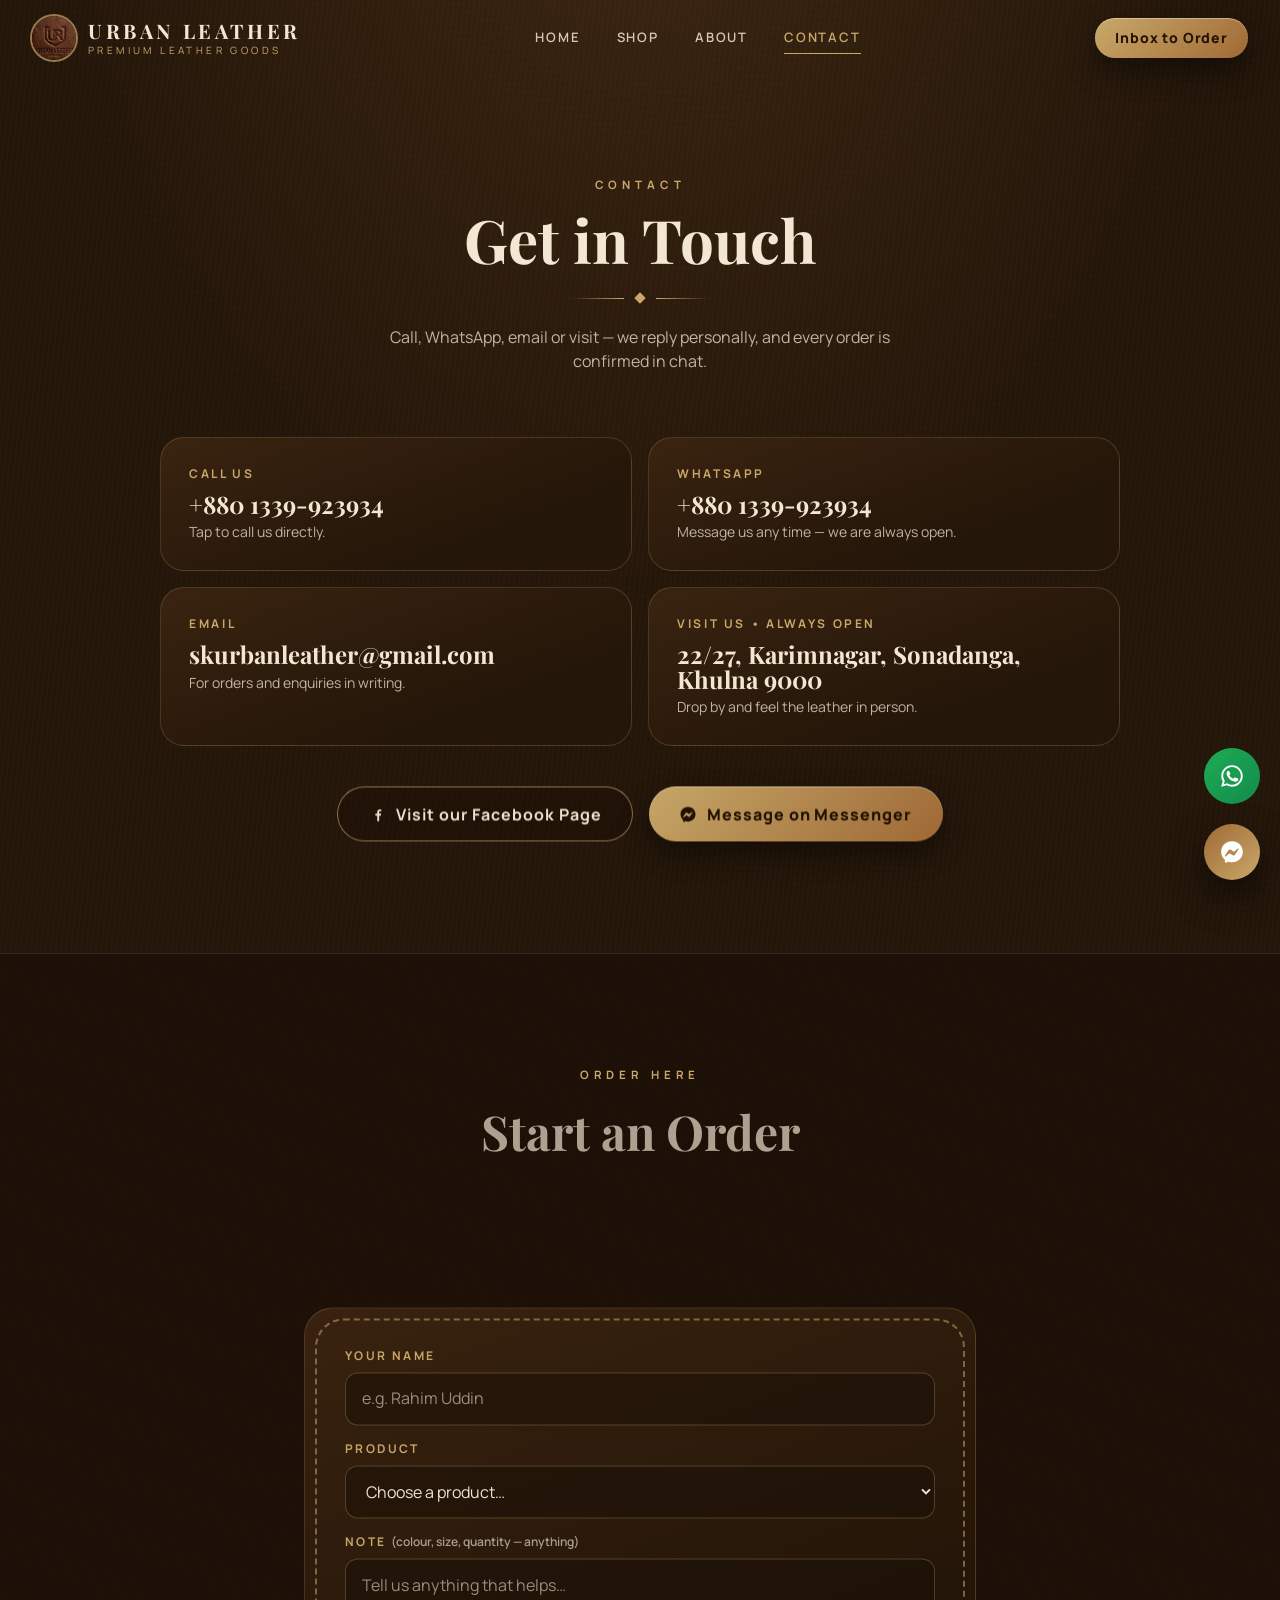
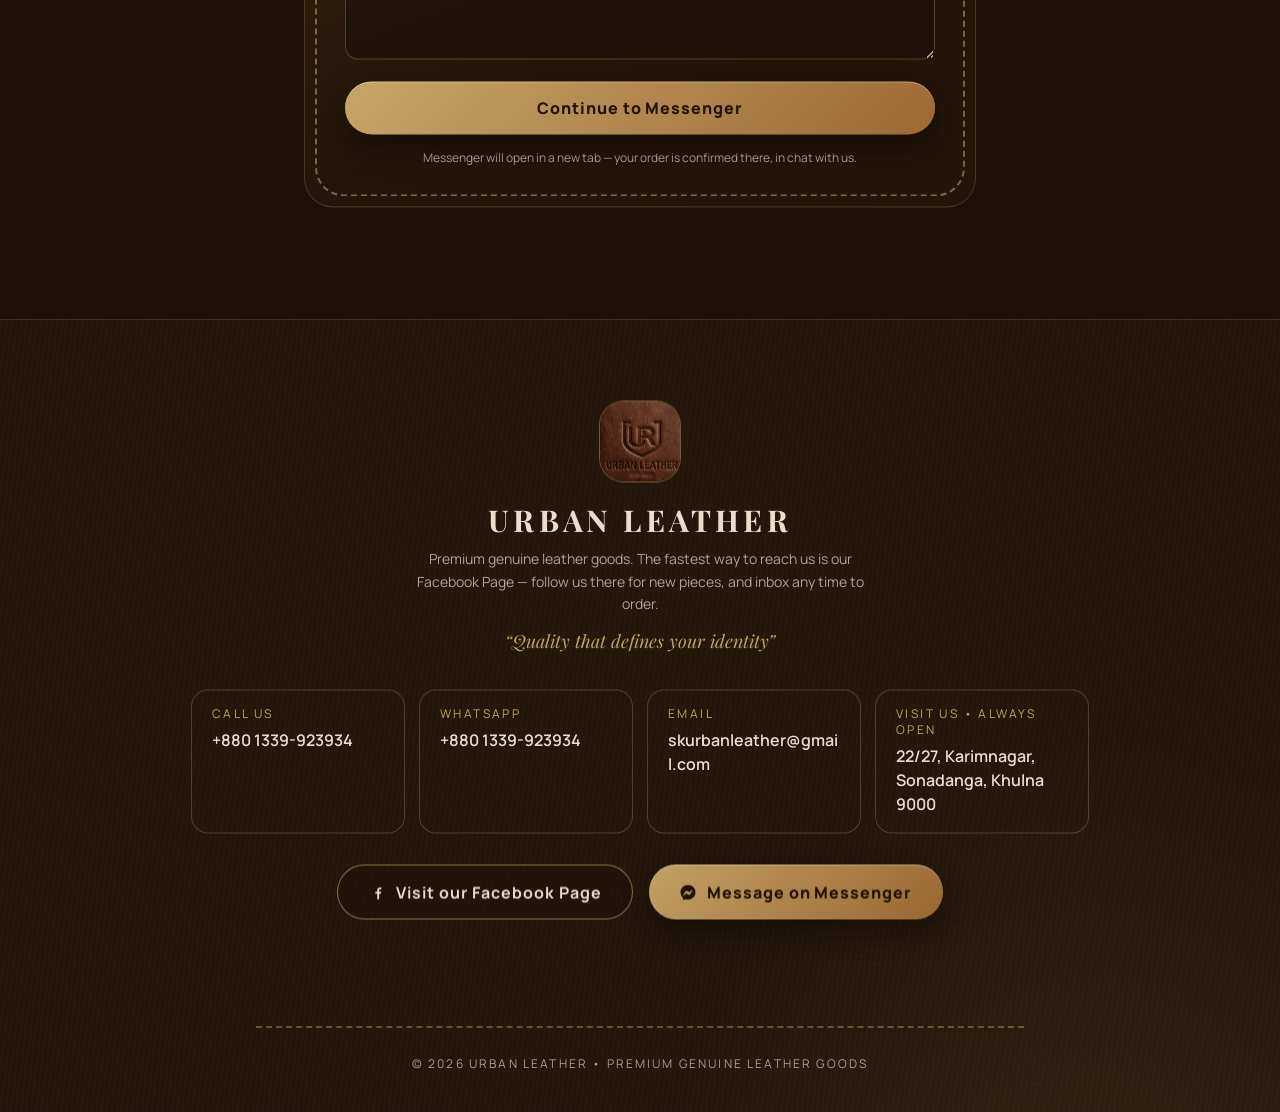
<file: contact.html>
<!DOCTYPE html>
<html lang="en">
<head>
<meta charset="UTF-8" />
<meta name="viewport" content="width=device-width, initial-scale=1.0" />
<title>Contact — Urban Leather</title>
<meta name="description" content="Contact Urban Leather — call or WhatsApp +880 1339-923934, email skurbanleather@gmail.com, or visit 22/27, Karimnagar, Sonadanga, Khulna 9000. Always open." />
<link rel="icon" type="image/png" href="assets/img/monogram.png" />
<link rel="preconnect" href="https://fonts.googleapis.com" />
<link rel="preconnect" href="https://fonts.gstatic.com" crossorigin />
<link href="https://fonts.googleapis.com/css2?family=Playfair+Display:ital,wght@0,500;0,600;0,700;0,800;1,500&family=Manrope:wght@400;500;600;700;800&display=swap" rel="stylesheet" />
<link rel="stylesheet" href="assets/css/style.css" />
<meta name="theme-color" content="#1a0f08" />
<meta property="og:type" content="website" />
<meta property="og:title" content="Contact — Urban Leather" />
<meta property="og:description" content="Contact Urban Leather — call or WhatsApp +880 1339-923934, email skurbanleather@gmail.com, or visit 22/27, Karimnagar, Sonadanga, Khulna 9000. Always open." />
<meta property="og:image" content="https://fuadmridul.github.io/urban-leather/assets/img/cover.jpg" />
<link rel="apple-touch-icon" href="assets/img/monogram.png" />
<script>document.documentElement.classList.add('js-anim');</script>
</head>
<body class="leather-bg antialiased">

<!-- Page transition overlay -->
<div id="pageTransition" class="page-transition" aria-hidden="true">
  <img src="assets/img/monogram.png" alt="" class="w-24 h-24 rounded-[1.4rem] object-cover ring-1 ring-[#c9a86a]/60 shadow-2xl" />
</div>

<!-- ================= HEADER ================= -->
<header id="siteHeader" class="site-header fixed top-0 left-0 right-0 z-50">
  <div class="header-inner max-w-7xl mx-auto px-4 min-[400px]:px-5 sm:px-8 h-[76px] flex items-center justify-between gap-3 sm:gap-4">
    <a href="index.html" class="flex items-center gap-2.5 min-[400px]:gap-3 shrink-0">
      <img src="assets/img/monogram.png" alt="Urban Leather monogram logo" class="w-9 h-9 min-[400px]:w-11 min-[400px]:h-11 rounded-full object-cover ring-2 ring-[#c9a86a]/70" />
      <span class="leading-none">
        <span class="display block text-[15px] min-[400px]:text-lg sm:text-xl font-bold tracking-[0.13em] sm:tracking-[0.18em] text-[#f3e7d3]">URBAN LEATHER</span>
        <span class="block text-[9px] min-[400px]:text-[10px] tracking-[0.24em] sm:tracking-[0.34em] text-[#c9a86a] mt-1">PREMIUM LEATHER GOODS</span>
      </span>
    </a>
    <nav class="hidden lg:flex items-center gap-9 text-[13px] font-semibold text-[#f3e7d3]/85" aria-label="Main navigation">
      <a class="nav-link" href="index.html">HOME</a>
      <a class="nav-link" href="shop.html">SHOP</a>
      <a class="nav-link" href="about.html">ABOUT</a>
      <a class="nav-link nav-active" href="contact.html" aria-current="page">CONTACT</a>
    </nav>
    <div class="flex items-center gap-3">
      <a href="https://m.me/61568058020640" target="_blank" rel="noopener" class="btn-gold btn-header-cta !py-2.5 !px-5 text-sm">Inbox to Order</a>
      <button id="menuBtn" class="lg:hidden w-11 h-11 grid place-items-center rounded-full border border-[#c9a86a]/40 text-[#f3e7d3]" aria-label="Open menu" aria-expanded="false">
        <svg width="20" height="20" viewBox="0 0 24 24" fill="none" stroke="currentColor" stroke-width="2" stroke-linecap="round"><path d="M4 7h16M4 12h16M4 17h16"/></svg>
      </button>
    </div>
  </div>
  <nav id="mobileMenu" class="lg:hidden hidden border-t border-[#c9a86a]/15 bg-[#180d05]/95 backdrop-blur-xl" aria-label="Mobile navigation">
    <div class="px-6 py-5 flex flex-col gap-4 text-sm font-semibold tracking-[0.14em] text-[#f3e7d3]/90">
      <a href="index.html">HOME</a>
      <a href="shop.html">SHOP</a>
      <a href="about.html">ABOUT</a>
      <a href="contact.html" class="text-[#c9a86a]" aria-current="page">CONTACT</a>
    </div>
  </nav>
</header>

<!-- ================= PAGE HERO ================= -->
<section class="relative pt-32 pb-12 sm:pt-44 sm:pb-16 overflow-hidden">
  <div class="max-w-4xl mx-auto px-5 sm:px-8 text-center">
    <p data-hero class="eyebrow">Contact</p>
    <h1 data-hero class="display text-[clamp(2.35rem,11vw,3rem)] sm:text-6xl font-bold mt-4">Get in Touch</h1>
    <div data-hero class="gold-rule mt-6"><span class="diamond"></span></div>
    <p data-hero class="mt-5 text-[#f3e7d3]/75 max-w-xl mx-auto">Call, WhatsApp, email or visit — we reply personally, and every order is confirmed in chat.</p>
  </div>
</section>

<!-- ================= CONTACT CARDS ================= -->
<section class="pb-16 sm:pb-28">
  <div class="max-w-5xl mx-auto px-5 sm:px-8">
    <div class="grid grid-cols-1 sm:grid-cols-2 gap-4 text-left">
      <a data-reveal href="tel:+8801339923934" class="block leather-panel rounded-3xl px-7 py-7 hover:border-[#c9a86a]/60 transition">
        <span class="block text-xs tracking-[0.22em] text-[#c9a86a] font-bold">CALL US</span>
        <span class="display block mt-2.5 text-2xl font-bold text-[#f3e7d3]">+880 1339-923934</span>
        <span class="block mt-1.5 text-sm text-[#f3e7d3]/75">Tap to call us directly.</span>
      </a>
      <a data-reveal href="https://wa.me/8801339923934?text=Hello%20Urban%20Leather!%20I%20have%20an%20enquiry." target="_blank" rel="noopener" class="block leather-panel rounded-3xl px-7 py-7 hover:border-[#c9a86a]/60 transition">
        <span class="block text-xs tracking-[0.22em] text-[#c9a86a] font-bold">WHATSAPP</span>
        <span class="display block mt-2.5 text-2xl font-bold text-[#f3e7d3]">+880 1339-923934</span>
        <span class="block mt-1.5 text-sm text-[#f3e7d3]/75">Message us any time — we are always open.</span>
      </a>
      <a data-reveal href="mailto:skurbanleather@gmail.com" class="block leather-panel rounded-3xl px-7 py-7 hover:border-[#c9a86a]/60 transition">
        <span class="block text-xs tracking-[0.22em] text-[#c9a86a] font-bold">EMAIL</span>
        <span class="display block mt-2.5 text-2xl font-bold text-[#f3e7d3] break-all">skurbanleather@gmail.com</span>
        <span class="block mt-1.5 text-sm text-[#f3e7d3]/75">For orders and enquiries in writing.</span>
      </a>
      <a data-reveal href="https://www.google.com/maps/search/?api=1&query=22%2F27%20Karimnagar%20Sonadanga%20Khulna%209000" target="_blank" rel="noopener" class="block leather-panel rounded-3xl px-7 py-7 hover:border-[#c9a86a]/60 transition">
        <span class="block text-xs tracking-[0.22em] text-[#c9a86a] font-bold">VISIT US • ALWAYS OPEN</span>
        <span class="display block mt-2.5 text-2xl font-bold text-[#f3e7d3]">22/27, Karimnagar, Sonadanga, Khulna 9000</span>
        <span class="block mt-1.5 text-sm text-[#f3e7d3]/75">Drop by and feel the leather in person.</span>
      </a>
    </div>

    <div data-reveal class="mt-10 flex flex-wrap justify-center gap-4">
      <a href="https://www.facebook.com/profile.php?id=61568058020640" target="_blank" rel="noopener" class="btn-outline">
        <svg width="18" height="18" viewBox="0 0 24 24" fill="currentColor" aria-hidden="true"><path d="M13.5 21v-7.2h2.4l.4-2.8h-2.8V9.2c0-.8.3-1.4 1.5-1.4h1.4V5.3c-.3 0-1.1-.1-2-.1-2 0-3.4 1.2-3.4 3.5v2.3H8.5v2.8H11V21h2.5z"/></svg>
        Visit our Facebook Page
      </a>
      <a href="https://m.me/61568058020640" target="_blank" rel="noopener" class="btn-gold">
        <svg width="18" height="18" viewBox="0 0 24 24" fill="currentColor" aria-hidden="true"><path d="M12 2C6.36 2 2 6.13 2 11.7c0 2.91 1.19 5.44 3.14 7.17.16.14.25.35.25.57l.05 1.78c.02.57.61.94 1.13.71l1.98-.89c.17-.08.36-.09.53-.02.88.32 1.83.49 2.92.49 5.64 0 10-4.13 10-9.7S17.64 2 12 2zm6.04 7.46l-3.17 5.03c-.47.74-1.46.94-2.25.46l-2.47-1.5a.6.6 0 0 0-.63 0l-3.3 2.62c-.42.33-.97-.18-.7-.64l3.17-5.03c.47-.74 1.46-.94 2.25-.46l2.47 1.5c.19.12.44.12.63 0l3.3-2.62c.42-.33.97.18.7.64z"/></svg>
        Message on Messenger
      </a>
    </div>
  </div>
</section>

<!-- ================= ORDER FORM ================= -->
<section class="py-16 sm:py-28 bg-[#180d05]/60 border-t border-[#c9a86a]/15">
  <div class="max-w-7xl mx-auto px-5 sm:px-8">
    <div class="section-head text-center max-w-2xl mx-auto">
      <p class="eyebrow">Order Here</p>
      <h2 class="display text-[clamp(1.8rem,8.6vw,2.25rem)] sm:text-5xl font-bold mt-4">Start an Order</h2>
      <div class="gold-rule mt-6"><span class="diamond"></span></div>
      <p class="mt-5 text-[#f3e7d3]/75">Prefer to order right away? Fill this in — we will prepare your message and take you to Messenger to finish.</p>
    </div>

    <div class="mt-14 max-w-2xl mx-auto leather-panel stitch-frame rounded-[1.8rem] p-7 sm:p-10 relative" data-reveal>
      <form id="orderForm" class="space-y-4" novalidate>
        <div>
          <label for="fName" class="block text-xs font-bold tracking-[0.2em] text-[#c9a86a] mb-2">YOUR NAME</label>
          <input id="fName" name="name" type="text" required class="field" placeholder="e.g. Rahim Uddin" autocomplete="name" />
        </div>
        <div>
          <label for="fProduct" class="block text-xs font-bold tracking-[0.2em] text-[#c9a86a] mb-2">PRODUCT</label>
          <select id="fProduct" name="product" required class="field">
            <option value="">Choose a product…</option>
            <option>Premium Leather Backpack — ৳5,490</option>
            <option>Leather Bag — ৳4,990</option>
            <option>Moneybag (Leather Wallet) — ৳1,690</option>
            <option>Glass Holder — ৳890</option>
            <option>Leather Belt — ৳1,290</option>
            <option>Leather Shoes — ৳3,490</option>
            <option>Leather Diary — ৳1,990</option>
            <option>Passport Cover — ৳1,499</option>
            <option>Card Holder</option>
            <option>Something else</option>
          </select>
        </div>
        <div>
          <label for="fNote" class="block text-xs font-bold tracking-[0.2em] text-[#c9a86a] mb-2">NOTE <span class="text-[#f3e7d3]/65 tracking-normal font-semibold">(colour, size, quantity — anything)</span></label>
          <textarea id="fNote" name="note" rows="3" class="field" placeholder="Tell us anything that helps…"></textarea>
        </div>
        <p id="formError" class="hidden text-sm font-semibold text-[#e88a7d]" role="alert"></p>
        <button type="submit" class="btn-gold w-full justify-center">Continue to Messenger</button>
        <div id="orderSummary" class="hidden mt-4 rounded-xl border border-[#c9a86a]/30 bg-[#1d1108]/70 p-4 text-sm text-[#f3e7d3]/85 whitespace-pre-line"></div>
        <p class="text-xs text-center text-[#f3e7d3]/70">Messenger will open in a new tab — your order is confirmed there, in chat with us.</p>
      </form>
    </div>
  </div>
</section>

<!-- ================= FOOTER ================= -->
<footer class="pt-20 pb-10 border-t border-[#c9a86a]/15">
  <div class="max-w-7xl mx-auto px-5 sm:px-8 text-center">
    <img data-reveal src="assets/img/monogram.png" alt="Urban Leather monogram" class="w-20 h-20 mx-auto rounded-3xl object-cover ring-1 ring-[#c9a86a]/50" loading="lazy" decoding="async" />
    <p data-reveal class="display text-[clamp(1.4rem,7.2vw,1.875rem)] font-bold tracking-[0.1em] sm:tracking-[0.14em] mt-6">URBAN LEATHER</p>
    <p data-reveal class="text-[#f3e7d3]/70 mt-3 max-w-md mx-auto text-sm leading-relaxed">Premium genuine leather goods. The fastest way to reach us is our Facebook Page — follow us there for new pieces, and inbox any time to order.</p>
    <p data-reveal class="display italic text-[#c9a86a] mt-4 text-lg">“Quality that defines your identity”</p>
    <div data-reveal class="mt-10 grid grid-cols-1 sm:grid-cols-2 lg:grid-cols-4 gap-4 max-w-4xl mx-auto text-left">
      <a href="tel:+8801339923934" class="block rounded-2xl ring-1 ring-[#c9a86a]/30 px-5 py-4 hover:ring-[#c9a86a]/70 transition">
        <span class="block text-xs tracking-[0.2em] text-[#c9a86a]">CALL US</span>
        <span class="block mt-1.5 font-semibold text-[#f3e7d3]">+880 1339-923934</span>
      </a>
      <a href="https://wa.me/8801339923934?text=Hello%20Urban%20Leather!%20I%20have%20an%20enquiry." target="_blank" rel="noopener" class="block rounded-2xl ring-1 ring-[#c9a86a]/30 px-5 py-4 hover:ring-[#c9a86a]/70 transition">
        <span class="block text-xs tracking-[0.2em] text-[#c9a86a]">WHATSAPP</span>
        <span class="block mt-1.5 font-semibold text-[#f3e7d3]">+880 1339-923934</span>
      </a>
      <a href="mailto:skurbanleather@gmail.com" class="block rounded-2xl ring-1 ring-[#c9a86a]/30 px-5 py-4 hover:ring-[#c9a86a]/70 transition">
        <span class="block text-xs tracking-[0.2em] text-[#c9a86a]">EMAIL</span>
        <span class="block mt-1.5 font-semibold text-[#f3e7d3] break-all">skurbanleather@gmail.com</span>
      </a>
      <a href="https://www.google.com/maps/search/?api=1&query=22%2F27%20Karimnagar%20Sonadanga%20Khulna%209000" target="_blank" rel="noopener" class="block rounded-2xl ring-1 ring-[#c9a86a]/30 px-5 py-4 hover:ring-[#c9a86a]/70 transition">
        <span class="block text-xs tracking-[0.2em] text-[#c9a86a]">VISIT US • ALWAYS OPEN</span>
        <span class="block mt-1.5 font-semibold text-[#f3e7d3]">22/27, Karimnagar, Sonadanga, Khulna 9000</span>
      </a>
    </div>
    <div data-reveal class="mt-8 flex flex-wrap justify-center gap-4">
      <a href="https://www.facebook.com/profile.php?id=61568058020640" target="_blank" rel="noopener" class="btn-outline">
        <svg width="18" height="18" viewBox="0 0 24 24" fill="currentColor" aria-hidden="true"><path d="M13.5 21v-7.2h2.4l.4-2.8h-2.8V9.2c0-.8.3-1.4 1.5-1.4h1.4V5.3c-.3 0-1.1-.1-2-.1-2 0-3.4 1.2-3.4 3.5v2.3H8.5v2.8H11V21h2.5z"/></svg>
        Visit our Facebook Page
      </a>
      <a href="https://m.me/61568058020640" target="_blank" rel="noopener" class="btn-gold">
        <svg width="18" height="18" viewBox="0 0 24 24" fill="currentColor" aria-hidden="true"><path d="M12 2C6.36 2 2 6.13 2 11.7c0 2.91 1.19 5.44 3.14 7.17.16.14.25.35.25.57l.05 1.78c.02.57.61.94 1.13.71l1.98-.89c.17-.08.36-.09.53-.02.88.32 1.83.49 2.92.49 5.64 0 10-4.13 10-9.7S17.64 2 12 2zm6.04 7.46l-3.17 5.03c-.47.74-1.46.94-2.25.46l-2.47-1.5a.6.6 0 0 0-.63 0l-3.3 2.62c-.42.33-.97-.18-.7-.64l3.17-5.03c.47-.74 1.46-.94 2.25-.46l2.47 1.5c.19.12.44.12.63 0l3.3-2.62c.42-.33.97.18.7.64z"/></svg>
        Message on Messenger
      </a>
    </div>
    <nav data-reveal class="mt-12 flex flex-wrap justify-center gap-x-9 gap-y-3 text-[13px] font-semibold tracking-[0.16em] text-[#f3e7d3]/80" aria-label="Footer navigation">
      <a class="nav-link" href="index.html">HOME</a>
      <a class="nav-link" href="shop.html">SHOP</a>
      <a class="nav-link" href="about.html">ABOUT</a>
      <a class="nav-link" href="contact.html">CONTACT</a>
    </nav>
    <hr class="stitch-line max-w-3xl mx-auto mt-10 opacity-70" />
    <p class="mt-7 text-xs tracking-[0.18em] text-[#f3e7d3]/65">© 2026 URBAN LEATHER • PREMIUM GENUINE LEATHER GOODS</p>
  </div>
</footer>

<!-- Floating WhatsApp button -->
<a href="https://wa.me/8801339923934?text=Hello%20Urban%20Leather!%20I%20have%20an%20enquiry." target="_blank" rel="noopener" aria-label="Chat with Urban Leather on WhatsApp" class="float-wa fixed bottom-24 right-5 z-50 w-14 h-14 rounded-full grid place-items-center text-white" style="background:linear-gradient(135deg,#1faa55,#128c4b);">
  <svg width="26" height="26" viewBox="0 0 24 24" fill="currentColor" aria-hidden="true"><path d="M12.04 2C6.58 2 2.13 6.45 2.13 11.91c0 1.75.46 3.45 1.32 4.95L2 22l5.25-1.38a9.9 9.9 0 0 0 4.79 1.22c5.46 0 9.9-4.45 9.9-9.91C21.94 6.45 17.5 2 12.04 2zm0 18.03a8.1 8.1 0 0 1-4.13-1.13l-.3-.18-3.12.82.83-3.04-.19-.31a8.08 8.08 0 0 1-1.24-4.28c0-4.47 3.64-8.11 8.15-8.11 4.47 0 8.11 3.64 8.11 8.11 0 4.51-3.64 8.12-8.11 8.12zm4.45-6.08c-.24-.12-1.44-.71-1.66-.79-.22-.08-.39-.12-.55.13-.16.24-.63.79-.77.97-.14.18-.28.2-.53.08-.24-.12-1.03-.38-1.96-1.21-.72-.65-1.21-1.44-1.35-1.68-.14-.25-.02-.38.11-.51.11-.11.24-.28.37-.43.12-.14.16-.24.24-.41.08-.16.04-.31-.02-.43-.06-.12-.55-1.32-.77-1.84-.2-.48-.41-.42-.57-.43h-.49c-.17 0-.43.06-.67.31-.24.25-.92.9-.92 2.19 0 1.29.94 2.54 1.07 2.71.13.18 1.85 2.83 4.49 3.97.63.27 1.12.43 1.5.56.63.2 1.21.17 1.66.1.51-.08 1.56-.64 1.9-1.27.35-.63.35-1.17.24-1.28-.1-.11-.22-.18-.47-.3z"/></svg>
</a>

<!-- Floating Messenger button -->
<a href="https://m.me/61568058020640" target="_blank" rel="noopener" aria-label="Chat with Urban Leather on Messenger" class="messenger-float fixed bottom-5 right-5 z-50 w-14 h-14 rounded-full grid place-items-center text-white" style="background:linear-gradient(135deg,#a06a35,#c9a86a);">
  <svg width="26" height="26" viewBox="0 0 24 24" fill="currentColor" aria-hidden="true"><path d="M12 2C6.36 2 2 6.13 2 11.7c0 2.91 1.19 5.44 3.14 7.17.16.14.25.35.25.57l.05 1.78c.02.57.61.94 1.13.71l1.98-.89c.17-.08.36-.09.53-.02.88.32 1.83.49 2.92.49 5.64 0 10-4.13 10-9.7S17.64 2 12 2zm6.04 7.46l-3.17 5.03c-.47.74-1.46.94-2.25.46l-2.47-1.5a.6.6 0 0 0-.63 0l-3.3 2.62c-.42.33-.97-.18-.7-.64l3.17-5.03c.47-.74 1.46-.94 2.25-.46l2.47 1.5c.19.12.44.12.63 0l3.3-2.62c.42-.33.97.18.7.64z"/></svg>
</a>

<!-- Back to top -->
<button id="toTop" class="to-top" aria-label="Back to top">
  <svg width="18" height="18" viewBox="0 0 24 24" fill="none" stroke="currentColor" stroke-width="2.4" stroke-linecap="round" stroke-linejoin="round"><path d="M12 19V5M5 12l7-7 7 7"/></svg>
</button>

<script src="assets/js/vendor/gsap.min.js"></script>
<script src="assets/js/vendor/ScrollTrigger.min.js"></script>
<script src="assets/js/main.js"></script>
<script>
window.setTimeout(function () {
  if (!window.__ulAnimOk) {
    document.querySelectorAll("[data-hero], [data-reveal]").forEach(function (el) { el.style.opacity = "1"; el.style.transform = "none"; });
    document.querySelectorAll(".line-inner").forEach(function (el) { el.style.transform = "none"; });
    var pt = document.getElementById("pageTransition");
    if (pt) pt.style.display = "none";
  }
}, 1600);
</script>
</body>
</html>
</file>
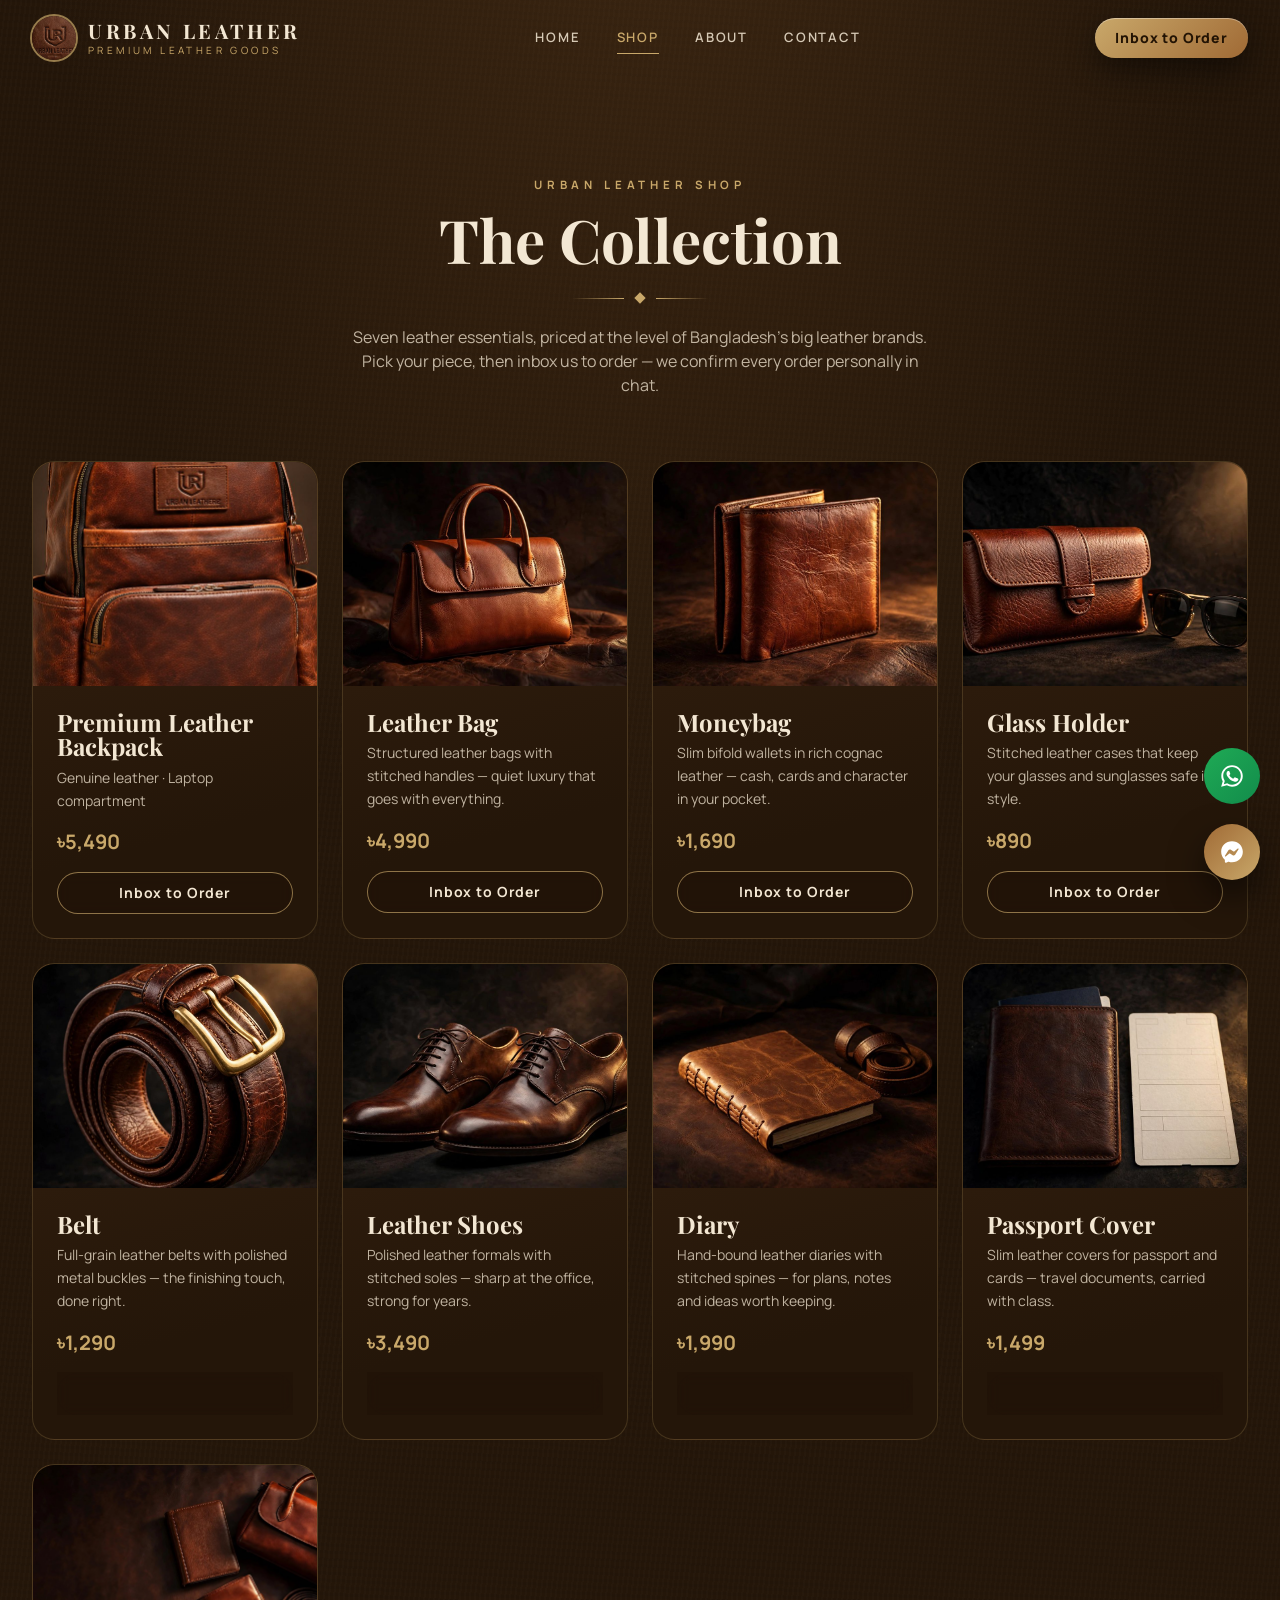
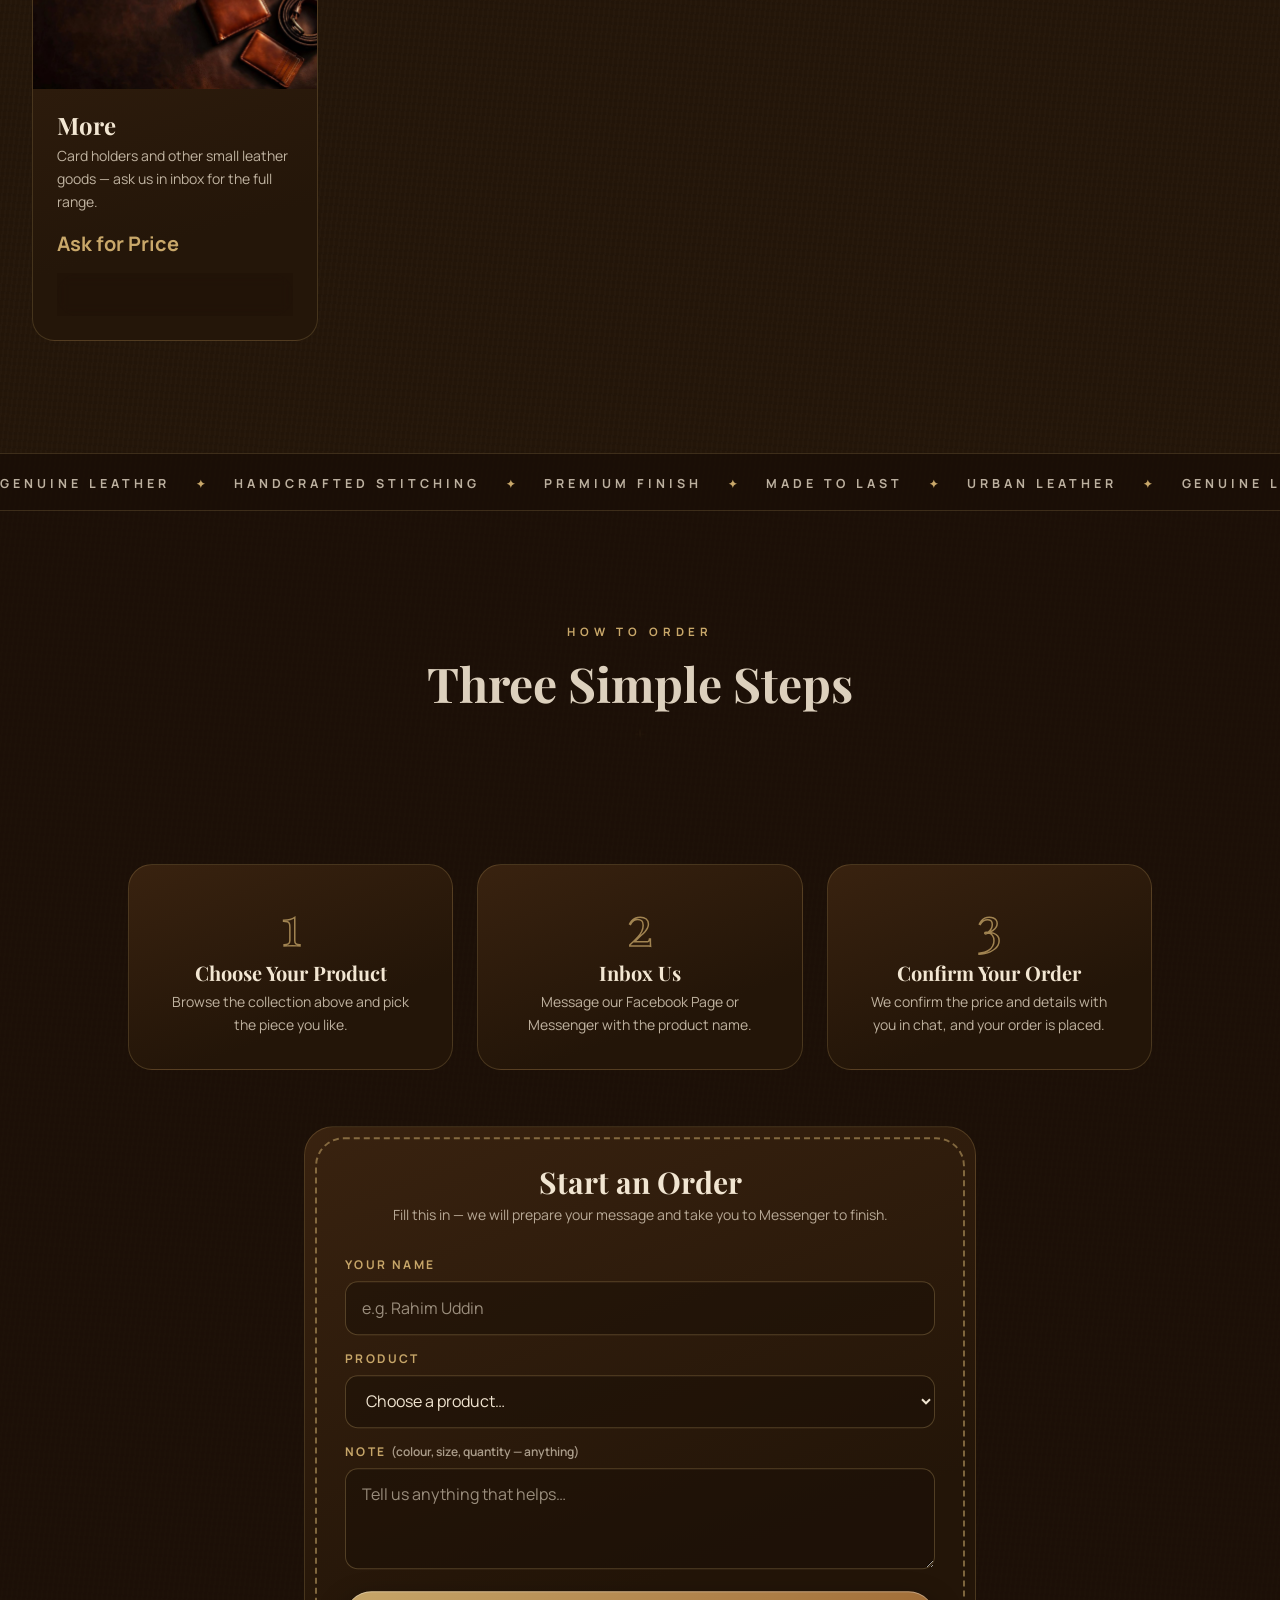
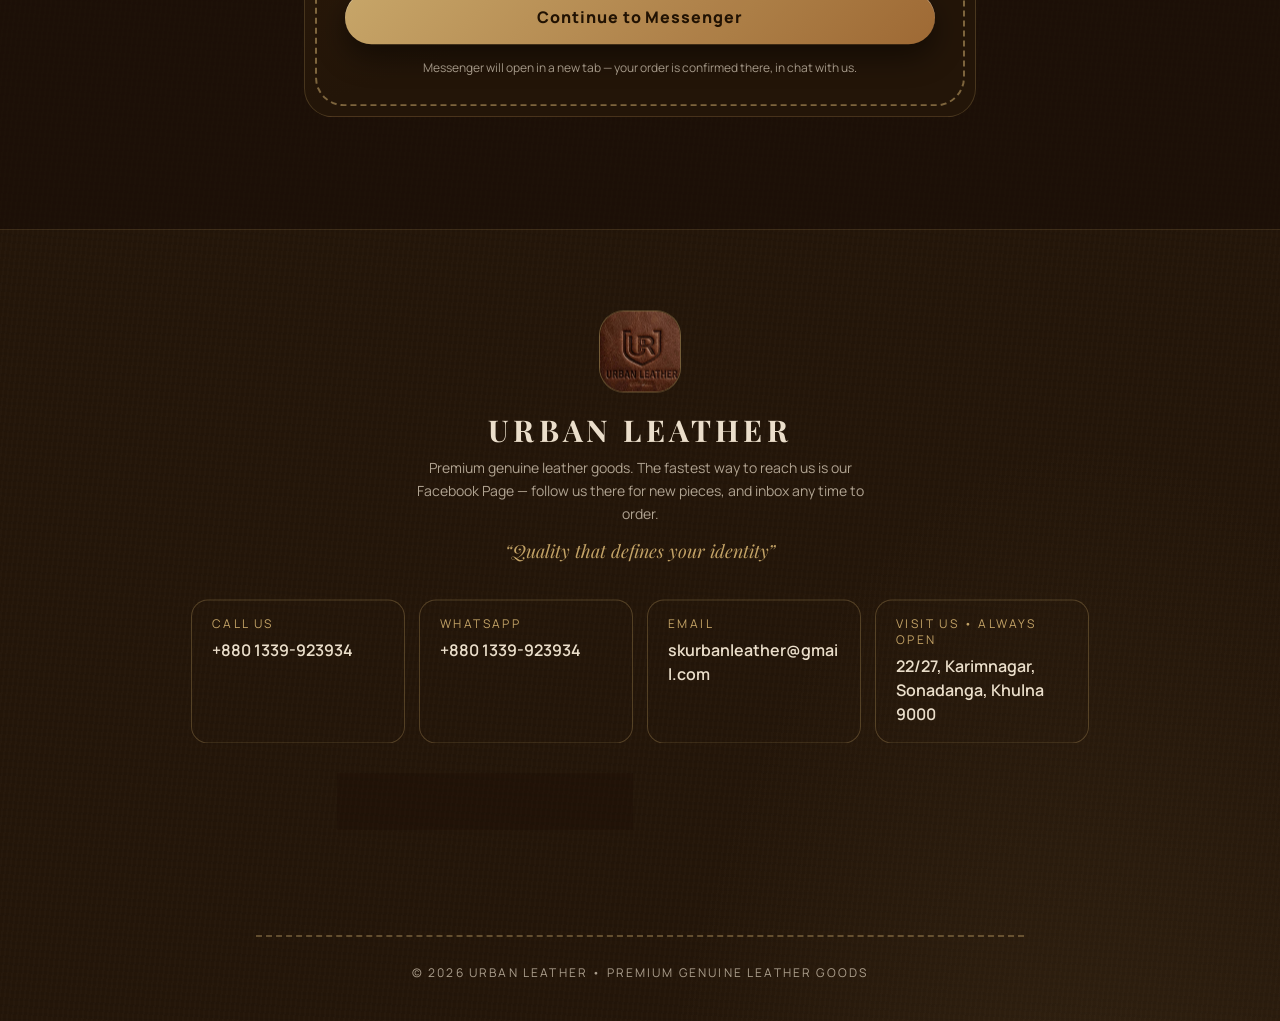
<file: shop.html>
<!DOCTYPE html>
<html lang="en">
<head>
<meta charset="UTF-8" />
<meta name="viewport" content="width=device-width, initial-scale=1.0" />
<title>Shop the Collection — Urban Leather</title>
<meta name="description" content="Shop Urban Leather — premium genuine leather bags, moneybag wallets, glass holders, belts, shoes, diaries and passport covers. Order through Messenger." />
<link rel="icon" type="image/png" href="assets/img/monogram.png" />
<link rel="preconnect" href="https://fonts.googleapis.com" />
<link rel="preconnect" href="https://fonts.gstatic.com" crossorigin />
<link href="https://fonts.googleapis.com/css2?family=Playfair+Display:ital,wght@0,500;0,600;0,700;0,800;1,500&family=Manrope:wght@400;500;600;700;800&display=swap" rel="stylesheet" />
<link rel="stylesheet" href="assets/css/style.css" />
<meta name="theme-color" content="#1a0f08" />
<meta property="og:type" content="website" />
<meta property="og:title" content="Shop the Collection — Urban Leather" />
<meta property="og:description" content="Shop Urban Leather — premium genuine leather bags, moneybag wallets, glass holders, belts, shoes, diaries and passport covers. Order through Messenger." />
<meta property="og:image" content="https://fuadmridul.github.io/urban-leather/assets/img/cover.jpg" />
<link rel="apple-touch-icon" href="assets/img/monogram.png" />
<script>document.documentElement.classList.add('js-anim');</script>
</head>
<body class="leather-bg antialiased">

<!-- Page transition overlay -->
<div id="pageTransition" class="page-transition" aria-hidden="true">
  <img src="assets/img/monogram.png" alt="" class="w-24 h-24 rounded-[1.4rem] object-cover ring-1 ring-[#c9a86a]/60 shadow-2xl" />
</div>

<!-- ================= HEADER ================= -->
<header id="siteHeader" class="site-header fixed top-0 left-0 right-0 z-50">
  <div class="header-inner max-w-7xl mx-auto px-4 min-[400px]:px-5 sm:px-8 h-[76px] flex items-center justify-between gap-3 sm:gap-4">
    <a href="index.html" class="flex items-center gap-2.5 min-[400px]:gap-3 shrink-0">
      <img src="assets/img/monogram.png" alt="Urban Leather monogram logo" class="w-9 h-9 min-[400px]:w-11 min-[400px]:h-11 rounded-full object-cover ring-2 ring-[#c9a86a]/70" />
      <span class="leading-none">
        <span class="display block text-[15px] min-[400px]:text-lg sm:text-xl font-bold tracking-[0.13em] sm:tracking-[0.18em] text-[#f3e7d3]">URBAN LEATHER</span>
        <span class="block text-[9px] min-[400px]:text-[10px] tracking-[0.24em] sm:tracking-[0.34em] text-[#c9a86a] mt-1">PREMIUM LEATHER GOODS</span>
      </span>
    </a>
    <nav class="hidden lg:flex items-center gap-9 text-[13px] font-semibold text-[#f3e7d3]/85" aria-label="Main navigation">
      <a class="nav-link" href="index.html">HOME</a>
      <a class="nav-link nav-active" href="shop.html" aria-current="page">SHOP</a>
      <a class="nav-link" href="about.html">ABOUT</a>
      <a class="nav-link" href="contact.html">CONTACT</a>
    </nav>
    <div class="flex items-center gap-3">
      <a href="https://m.me/61568058020640" target="_blank" rel="noopener" class="btn-gold btn-header-cta !py-2.5 !px-5 text-sm">Inbox to Order</a>
      <button id="menuBtn" class="lg:hidden w-11 h-11 grid place-items-center rounded-full border border-[#c9a86a]/40 text-[#f3e7d3]" aria-label="Open menu" aria-expanded="false">
        <svg width="20" height="20" viewBox="0 0 24 24" fill="none" stroke="currentColor" stroke-width="2" stroke-linecap="round"><path d="M4 7h16M4 12h16M4 17h16"/></svg>
      </button>
    </div>
  </div>
  <nav id="mobileMenu" class="lg:hidden hidden border-t border-[#c9a86a]/15 bg-[#180d05]/95 backdrop-blur-xl" aria-label="Mobile navigation">
    <div class="px-6 py-5 flex flex-col gap-4 text-sm font-semibold tracking-[0.14em] text-[#f3e7d3]/90">
      <a href="index.html">HOME</a>
      <a href="shop.html" class="text-[#c9a86a]" aria-current="page">SHOP</a>
      <a href="about.html">ABOUT</a>
      <a href="contact.html">CONTACT</a>
    </div>
  </nav>
</header>

<!-- ================= PAGE HERO ================= -->
<section class="relative pt-32 pb-12 sm:pt-44 sm:pb-16 overflow-hidden">
  <div class="max-w-4xl mx-auto px-5 sm:px-8 text-center">
    <p data-hero class="eyebrow">Urban Leather Shop</p>
    <h1 data-hero class="display text-[clamp(2.35rem,11vw,3rem)] sm:text-6xl font-bold mt-4">The Collection</h1>
    <div data-hero class="gold-rule mt-6"><span class="diamond"></span></div>
    <p data-hero class="mt-5 text-[#f3e7d3]/75 max-w-xl mx-auto">Seven leather essentials, priced at the level of Bangladesh's big leather brands. Pick your piece, then inbox us to order — we confirm every order personally in chat.</p>
  </div>
</section>

<!-- ================= FULL COLLECTION ================= -->
<section class="relative pb-16 sm:pb-28">
  <div class="max-w-7xl mx-auto px-5 sm:px-8">
    <div class="card-grid grid sm:grid-cols-2 xl:grid-cols-4 gap-6">
      <!-- Premium Leather Backpack -->
      <article class="product-card" data-reveal>
        <div class="relative overflow-hidden h-56"><img class="card-img w-full h-full object-cover" src="assets/img/product-backpack.jpg" alt="Urban Leather premium genuine leather backpack with laptop compartment" loading="lazy" decoding="async" /><span class="absolute top-3 left-3 z-10 bg-[#c9a86a] text-[#1a0f08] text-[11px] font-bold tracking-[0.18em] px-2.5 py-1 rounded-full shadow-lg">NEW</span></div>
        <div class="p-6">
          <h3 class="display text-2xl font-bold">Premium Leather Backpack</h3>
          <p class="mt-2 text-sm leading-relaxed text-[#f3e7d3]/75">Genuine leather · Laptop compartment</p>
          <p class="mt-4 text-xl font-bold text-[#c9a86a]">৳5,490</p>
          <a href="https://m.me/61568058020640" target="_blank" rel="noopener" class="btn-outline mt-4 !py-2.5 !px-5 text-sm w-full justify-center">Inbox to Order</a>
        </div>
      </article>
      <!-- Leather Bag -->
      <article class="product-card" data-reveal>
        <div class="overflow-hidden h-56"><img class="card-img w-full h-full object-cover" src="assets/img/product-bag.jpg" alt="Elegant brown leather handbag with stitched handles" loading="lazy" decoding="async" /></div>
        <div class="p-6">
          <h3 class="display text-2xl font-bold">Leather Bag</h3>
          <p class="mt-2 text-sm leading-relaxed text-[#f3e7d3]/75">Structured leather bags with stitched handles — quiet luxury that goes with everything.</p>
          <p class="mt-4 text-xl font-bold text-[#c9a86a]">৳4,990</p>
          <a href="https://m.me/61568058020640" target="_blank" rel="noopener" class="btn-outline mt-4 !py-2.5 !px-5 text-sm w-full justify-center">Inbox to Order</a>
        </div>
      </article>
      <!-- Moneybag -->
      <article class="product-card" data-reveal>
        <div class="overflow-hidden h-56"><img class="card-img w-full h-full object-cover" src="assets/img/product-moneybag.jpg" alt="Cognac brown leather bifold moneybag wallet standing on dark leather" loading="lazy" decoding="async" /></div>
        <div class="p-6">
          <h3 class="display text-2xl font-bold">Moneybag</h3>
          <p class="mt-2 text-sm leading-relaxed text-[#f3e7d3]/75">Slim bifold wallets in rich cognac leather — cash, cards and character in your pocket.</p>
          <p class="mt-4 text-xl font-bold text-[#c9a86a]">৳1,690</p>
          <a href="https://m.me/61568058020640" target="_blank" rel="noopener" class="btn-outline mt-4 !py-2.5 !px-5 text-sm w-full justify-center">Inbox to Order</a>
        </div>
      </article>
      <!-- Glass Holder -->
      <article class="product-card" data-reveal>
        <div class="overflow-hidden h-56"><img class="card-img w-full h-full object-cover" src="assets/img/product-glassholder.jpg" alt="Brown leather sunglasses case with sunglasses beside it" loading="lazy" decoding="async" /></div>
        <div class="p-6">
          <h3 class="display text-2xl font-bold">Glass Holder</h3>
          <p class="mt-2 text-sm leading-relaxed text-[#f3e7d3]/75">Stitched leather cases that keep your glasses and sunglasses safe in style.</p>
          <p class="mt-4 text-xl font-bold text-[#c9a86a]">৳890</p>
          <a href="https://m.me/61568058020640" target="_blank" rel="noopener" class="btn-outline mt-4 !py-2.5 !px-5 text-sm w-full justify-center">Inbox to Order</a>
        </div>
      </article>
      <!-- Belt -->
      <article class="product-card" data-reveal>
        <div class="overflow-hidden h-56"><img class="card-img w-full h-full object-cover" src="assets/img/product-belt.jpg" alt="Coiled brown leather belt with a polished brass buckle" loading="lazy" decoding="async" /></div>
        <div class="p-6">
          <h3 class="display text-2xl font-bold">Belt</h3>
          <p class="mt-2 text-sm leading-relaxed text-[#f3e7d3]/75">Full-grain leather belts with polished metal buckles — the finishing touch, done right.</p>
          <p class="mt-4 text-xl font-bold text-[#c9a86a]">৳1,290</p>
          <a href="https://m.me/61568058020640" target="_blank" rel="noopener" class="btn-outline mt-4 !py-2.5 !px-5 text-sm w-full justify-center">Inbox to Order</a>
        </div>
      </article>
      <!-- Leather Shoes -->
      <article class="product-card" data-reveal>
        <div class="overflow-hidden h-56"><img class="card-img w-full h-full object-cover" src="assets/img/product-shoes.jpg" alt="Pair of polished brown leather formal shoes" loading="lazy" decoding="async" /></div>
        <div class="p-6">
          <h3 class="display text-2xl font-bold">Leather Shoes</h3>
          <p class="mt-2 text-sm leading-relaxed text-[#f3e7d3]/75">Polished leather formals with stitched soles — sharp at the office, strong for years.</p>
          <p class="mt-4 text-xl font-bold text-[#c9a86a]">৳3,490</p>
          <a href="https://m.me/61568058020640" target="_blank" rel="noopener" class="btn-outline mt-4 !py-2.5 !px-5 text-sm w-full justify-center">Inbox to Order</a>
        </div>
      </article>
      <!-- Diary -->
      <article class="product-card" data-reveal>
        <div class="overflow-hidden h-56"><img class="card-img w-full h-full object-cover" src="assets/img/product-diary.jpg" alt="Hand-stitched brown leather diary on a dark leather surface" loading="lazy" decoding="async" /></div>
        <div class="p-6">
          <h3 class="display text-2xl font-bold">Diary</h3>
          <p class="mt-2 text-sm leading-relaxed text-[#f3e7d3]/75">Hand-bound leather diaries with stitched spines — for plans, notes and ideas worth keeping.</p>
          <p class="mt-4 text-xl font-bold text-[#c9a86a]">৳1,990</p>
          <a href="https://m.me/61568058020640" target="_blank" rel="noopener" class="btn-outline mt-4 !py-2.5 !px-5 text-sm w-full justify-center">Inbox to Order</a>
        </div>
      </article>
      <!-- Passport Cover -->
      <article class="product-card" data-reveal>
        <div class="overflow-hidden h-56"><img class="card-img w-full h-full object-cover" src="assets/img/product-cover.jpg" alt="Brown leather passport cover with passport and boarding pass" loading="lazy" decoding="async" /></div>
        <div class="p-6">
          <h3 class="display text-2xl font-bold">Passport Cover</h3>
          <p class="mt-2 text-sm leading-relaxed text-[#f3e7d3]/75">Slim leather covers for passport and cards — travel documents, carried with class.</p>
          <p class="mt-4 text-xl font-bold text-[#c9a86a]">৳1,499</p>
          <a href="https://m.me/61568058020640" target="_blank" rel="noopener" class="btn-outline mt-4 !py-2.5 !px-5 text-sm w-full justify-center">Inbox to Order</a>
        </div>
      </article>
      <!-- More -->
      <article class="product-card" data-reveal>
        <div class="overflow-hidden h-56"><img class="card-img w-full h-full object-cover" src="assets/img/hero-scene.jpg" alt="Leather belt and card holder among Urban Leather goods on dark brown leather" loading="lazy" decoding="async" /></div>
        <div class="p-6">
          <h3 class="display text-2xl font-bold">More</h3>
          <p class="mt-2 text-sm leading-relaxed text-[#f3e7d3]/75">Card holders and other small leather goods — ask us in inbox for the full range.</p>
          <p class="mt-4 text-xl font-bold text-[#c9a86a]">Ask for Price</p>
          <a href="https://m.me/61568058020640" target="_blank" rel="noopener" class="btn-outline mt-4 !py-2.5 !px-5 text-sm w-full justify-center">Inbox to Order</a>
        </div>
      </article>
    </div>
  </div>
</section>

<!-- ================= MARQUEE DIVIDER ================= -->
<div class="marquee border-y border-[#c9a86a]/20 bg-[#180d05]/80 py-4" aria-hidden="true">
  <div class="marquee-track">
    <span class="marquee-chunk">Genuine Leather<span class="mq-dot">✦</span>Handcrafted Stitching<span class="mq-dot">✦</span>Premium Finish<span class="mq-dot">✦</span>Made to Last<span class="mq-dot">✦</span>Urban Leather<span class="mq-dot">✦</span>Genuine Leather<span class="mq-dot">✦</span>Handcrafted Stitching<span class="mq-dot">✦</span>Premium Finish<span class="mq-dot">✦</span>Made to Last<span class="mq-dot">✦</span>Urban Leather<span class="mq-dot">✦</span></span>
    <span class="marquee-chunk">Genuine Leather<span class="mq-dot">✦</span>Handcrafted Stitching<span class="mq-dot">✦</span>Premium Finish<span class="mq-dot">✦</span>Made to Last<span class="mq-dot">✦</span>Urban Leather<span class="mq-dot">✦</span>Genuine Leather<span class="mq-dot">✦</span>Handcrafted Stitching<span class="mq-dot">✦</span>Premium Finish<span class="mq-dot">✦</span>Made to Last<span class="mq-dot">✦</span>Urban Leather<span class="mq-dot">✦</span></span>
  </div>
</div>

<!-- ================= ORDER ================= -->
<section class="py-16 sm:py-28 bg-[#180d05]/60">
  <div class="max-w-7xl mx-auto px-5 sm:px-8">
    <div class="section-head text-center max-w-2xl mx-auto">
      <p class="eyebrow">How to Order</p>
      <h2 class="display text-[clamp(1.8rem,8.6vw,2.25rem)] sm:text-5xl font-bold mt-4">Three Simple Steps</h2>
      <div class="gold-rule mt-6"><span class="diamond"></span></div>
      <p class="mt-5 text-[#f3e7d3]/75">We take every order personally on Facebook Messenger — no accounts, no checkout forms, just a conversation.</p>
    </div>
    <div class="mt-14 grid md:grid-cols-3 gap-6 max-w-5xl mx-auto text-center">
      <div class="leather-panel rounded-3xl p-8" data-reveal>
        <p class="step-num">1</p>
        <h3 class="display text-xl font-bold mt-3">Choose Your Product</h3>
        <p class="mt-2 text-sm text-[#f3e7d3]/75 leading-relaxed">Browse the collection above and pick the piece you like.</p>
      </div>
      <div class="leather-panel rounded-3xl p-8" data-reveal>
        <p class="step-num">2</p>
        <h3 class="display text-xl font-bold mt-3">Inbox Us</h3>
        <p class="mt-2 text-sm text-[#f3e7d3]/75 leading-relaxed">Message our Facebook Page or Messenger with the product name.</p>
      </div>
      <div class="leather-panel rounded-3xl p-8" data-reveal>
        <p class="step-num">3</p>
        <h3 class="display text-xl font-bold mt-3">Confirm Your Order</h3>
        <p class="mt-2 text-sm text-[#f3e7d3]/75 leading-relaxed">We confirm the price and details with you in chat, and your order is placed.</p>
      </div>
    </div>

    <!-- Start an order -->
    <div class="mt-14 max-w-2xl mx-auto leather-panel stitch-frame rounded-[1.8rem] p-7 sm:p-10 relative" data-reveal>
      <h3 class="display text-3xl font-bold text-center">Start an Order</h3>
      <p class="text-center text-sm text-[#f3e7d3]/70 mt-2">Fill this in — we will prepare your message and take you to Messenger to finish.</p>
      <form id="orderForm" class="mt-8 space-y-4" novalidate>
        <div>
          <label for="fName" class="block text-xs font-bold tracking-[0.2em] text-[#c9a86a] mb-2">YOUR NAME</label>
          <input id="fName" name="name" type="text" required class="field" placeholder="e.g. Rahim Uddin" autocomplete="name" />
        </div>
        <div>
          <label for="fProduct" class="block text-xs font-bold tracking-[0.2em] text-[#c9a86a] mb-2">PRODUCT</label>
          <select id="fProduct" name="product" required class="field">
            <option value="">Choose a product…</option>
            <option>Premium Leather Backpack — ৳5,490</option>
            <option>Leather Bag — ৳4,990</option>
            <option>Moneybag (Leather Wallet) — ৳1,690</option>
            <option>Glass Holder — ৳890</option>
            <option>Leather Belt — ৳1,290</option>
            <option>Leather Shoes — ৳3,490</option>
            <option>Leather Diary — ৳1,990</option>
            <option>Passport Cover — ৳1,499</option>
            <option>Card Holder</option>
            <option>Something else</option>
          </select>
        </div>
        <div>
          <label for="fNote" class="block text-xs font-bold tracking-[0.2em] text-[#c9a86a] mb-2">NOTE <span class="text-[#f3e7d3]/65 tracking-normal font-semibold">(colour, size, quantity — anything)</span></label>
          <textarea id="fNote" name="note" rows="3" class="field" placeholder="Tell us anything that helps…"></textarea>
        </div>
        <p id="formError" class="hidden text-sm font-semibold text-[#e88a7d]" role="alert"></p>
        <button type="submit" class="btn-gold w-full justify-center">Continue to Messenger</button>
        <div id="orderSummary" class="hidden mt-4 rounded-xl border border-[#c9a86a]/30 bg-[#1d1108]/70 p-4 text-sm text-[#f3e7d3]/85 whitespace-pre-line"></div>
        <p class="text-xs text-center text-[#f3e7d3]/70">Messenger will open in a new tab — your order is confirmed there, in chat with us.</p>
      </form>
    </div>
  </div>
</section>

<!-- ================= FOOTER ================= -->
<footer class="pt-20 pb-10 border-t border-[#c9a86a]/15">
  <div class="max-w-7xl mx-auto px-5 sm:px-8 text-center">
    <img data-reveal src="assets/img/monogram.png" alt="Urban Leather monogram" class="w-20 h-20 mx-auto rounded-3xl object-cover ring-1 ring-[#c9a86a]/50" loading="lazy" decoding="async" />
    <p data-reveal class="display text-[clamp(1.4rem,7.2vw,1.875rem)] font-bold tracking-[0.1em] sm:tracking-[0.14em] mt-6">URBAN LEATHER</p>
    <p data-reveal class="text-[#f3e7d3]/70 mt-3 max-w-md mx-auto text-sm leading-relaxed">Premium genuine leather goods. The fastest way to reach us is our Facebook Page — follow us there for new pieces, and inbox any time to order.</p>
    <p data-reveal class="display italic text-[#c9a86a] mt-4 text-lg">“Quality that defines your identity”</p>
    <div data-reveal class="mt-10 grid grid-cols-1 sm:grid-cols-2 lg:grid-cols-4 gap-4 max-w-4xl mx-auto text-left">
      <a href="tel:+8801339923934" class="block rounded-2xl ring-1 ring-[#c9a86a]/30 px-5 py-4 hover:ring-[#c9a86a]/70 transition">
        <span class="block text-xs tracking-[0.2em] text-[#c9a86a]">CALL US</span>
        <span class="block mt-1.5 font-semibold text-[#f3e7d3]">+880 1339-923934</span>
      </a>
      <a href="https://wa.me/8801339923934?text=Hello%20Urban%20Leather!%20I%20have%20an%20enquiry." target="_blank" rel="noopener" class="block rounded-2xl ring-1 ring-[#c9a86a]/30 px-5 py-4 hover:ring-[#c9a86a]/70 transition">
        <span class="block text-xs tracking-[0.2em] text-[#c9a86a]">WHATSAPP</span>
        <span class="block mt-1.5 font-semibold text-[#f3e7d3]">+880 1339-923934</span>
      </a>
      <a href="mailto:skurbanleather@gmail.com" class="block rounded-2xl ring-1 ring-[#c9a86a]/30 px-5 py-4 hover:ring-[#c9a86a]/70 transition">
        <span class="block text-xs tracking-[0.2em] text-[#c9a86a]">EMAIL</span>
        <span class="block mt-1.5 font-semibold text-[#f3e7d3] break-all">skurbanleather@gmail.com</span>
      </a>
      <a href="https://www.google.com/maps/search/?api=1&query=22%2F27%20Karimnagar%20Sonadanga%20Khulna%209000" target="_blank" rel="noopener" class="block rounded-2xl ring-1 ring-[#c9a86a]/30 px-5 py-4 hover:ring-[#c9a86a]/70 transition">
        <span class="block text-xs tracking-[0.2em] text-[#c9a86a]">VISIT US • ALWAYS OPEN</span>
        <span class="block mt-1.5 font-semibold text-[#f3e7d3]">22/27, Karimnagar, Sonadanga, Khulna 9000</span>
      </a>
    </div>
    <div data-reveal class="mt-8 flex flex-wrap justify-center gap-4">
      <a href="https://www.facebook.com/profile.php?id=61568058020640" target="_blank" rel="noopener" class="btn-outline">
        <svg width="18" height="18" viewBox="0 0 24 24" fill="currentColor" aria-hidden="true"><path d="M13.5 21v-7.2h2.4l.4-2.8h-2.8V9.2c0-.8.3-1.4 1.5-1.4h1.4V5.3c-.3 0-1.1-.1-2-.1-2 0-3.4 1.2-3.4 3.5v2.3H8.5v2.8H11V21h2.5z"/></svg>
        Visit our Facebook Page
      </a>
      <a href="https://m.me/61568058020640" target="_blank" rel="noopener" class="btn-gold">
        <svg width="18" height="18" viewBox="0 0 24 24" fill="currentColor" aria-hidden="true"><path d="M12 2C6.36 2 2 6.13 2 11.7c0 2.91 1.19 5.44 3.14 7.17.16.14.25.35.25.57l.05 1.78c.02.57.61.94 1.13.71l1.98-.89c.17-.08.36-.09.53-.02.88.32 1.83.49 2.92.49 5.64 0 10-4.13 10-9.7S17.64 2 12 2zm6.04 7.46l-3.17 5.03c-.47.74-1.46.94-2.25.46l-2.47-1.5a.6.6 0 0 0-.63 0l-3.3 2.62c-.42.33-.97-.18-.7-.64l3.17-5.03c.47-.74 1.46-.94 2.25-.46l2.47 1.5c.19.12.44.12.63 0l3.3-2.62c.42-.33.97.18.7.64z"/></svg>
        Message on Messenger
      </a>
    </div>
    <nav data-reveal class="mt-12 flex flex-wrap justify-center gap-x-9 gap-y-3 text-[13px] font-semibold tracking-[0.16em] text-[#f3e7d3]/80" aria-label="Footer navigation">
      <a class="nav-link" href="index.html">HOME</a>
      <a class="nav-link" href="shop.html">SHOP</a>
      <a class="nav-link" href="about.html">ABOUT</a>
      <a class="nav-link" href="contact.html">CONTACT</a>
    </nav>
    <hr class="stitch-line max-w-3xl mx-auto mt-10 opacity-70" />
    <p class="mt-7 text-xs tracking-[0.18em] text-[#f3e7d3]/65">© 2026 URBAN LEATHER • PREMIUM GENUINE LEATHER GOODS</p>
  </div>
</footer>

<!-- Floating WhatsApp button -->
<a href="https://wa.me/8801339923934?text=Hello%20Urban%20Leather!%20I%20have%20an%20enquiry." target="_blank" rel="noopener" aria-label="Chat with Urban Leather on WhatsApp" class="float-wa fixed bottom-24 right-5 z-50 w-14 h-14 rounded-full grid place-items-center text-white" style="background:linear-gradient(135deg,#1faa55,#128c4b);">
  <svg width="26" height="26" viewBox="0 0 24 24" fill="currentColor" aria-hidden="true"><path d="M12.04 2C6.58 2 2.13 6.45 2.13 11.91c0 1.75.46 3.45 1.32 4.95L2 22l5.25-1.38a9.9 9.9 0 0 0 4.79 1.22c5.46 0 9.9-4.45 9.9-9.91C21.94 6.45 17.5 2 12.04 2zm0 18.03a8.1 8.1 0 0 1-4.13-1.13l-.3-.18-3.12.82.83-3.04-.19-.31a8.08 8.08 0 0 1-1.24-4.28c0-4.47 3.64-8.11 8.15-8.11 4.47 0 8.11 3.64 8.11 8.11 0 4.51-3.64 8.12-8.11 8.12zm4.45-6.08c-.24-.12-1.44-.71-1.66-.79-.22-.08-.39-.12-.55.13-.16.24-.63.79-.77.97-.14.18-.28.2-.53.08-.24-.12-1.03-.38-1.96-1.21-.72-.65-1.21-1.44-1.35-1.68-.14-.25-.02-.38.11-.51.11-.11.24-.28.37-.43.12-.14.16-.24.24-.41.08-.16.04-.31-.02-.43-.06-.12-.55-1.32-.77-1.84-.2-.48-.41-.42-.57-.43h-.49c-.17 0-.43.06-.67.31-.24.25-.92.9-.92 2.19 0 1.29.94 2.54 1.07 2.71.13.18 1.85 2.83 4.49 3.97.63.27 1.12.43 1.5.56.63.2 1.21.17 1.66.1.51-.08 1.56-.64 1.9-1.27.35-.63.35-1.17.24-1.28-.1-.11-.22-.18-.47-.3z"/></svg>
</a>

<!-- Floating Messenger button -->
<a href="https://m.me/61568058020640" target="_blank" rel="noopener" aria-label="Chat with Urban Leather on Messenger" class="messenger-float fixed bottom-5 right-5 z-50 w-14 h-14 rounded-full grid place-items-center text-white" style="background:linear-gradient(135deg,#a06a35,#c9a86a);">
  <svg width="26" height="26" viewBox="0 0 24 24" fill="currentColor" aria-hidden="true"><path d="M12 2C6.36 2 2 6.13 2 11.7c0 2.91 1.19 5.44 3.14 7.17.16.14.25.35.25.57l.05 1.78c.02.57.61.94 1.13.71l1.98-.89c.17-.08.36-.09.53-.02.88.32 1.83.49 2.92.49 5.64 0 10-4.13 10-9.7S17.64 2 12 2zm6.04 7.46l-3.17 5.03c-.47.74-1.46.94-2.25.46l-2.47-1.5a.6.6 0 0 0-.63 0l-3.3 2.62c-.42.33-.97-.18-.7-.64l3.17-5.03c.47-.74 1.46-.94 2.25-.46l2.47 1.5c.19.12.44.12.63 0l3.3-2.62c.42-.33.97.18.7.64z"/></svg>
</a>

<!-- Back to top -->
<button id="toTop" class="to-top" aria-label="Back to top">
  <svg width="18" height="18" viewBox="0 0 24 24" fill="none" stroke="currentColor" stroke-width="2.4" stroke-linecap="round" stroke-linejoin="round"><path d="M12 19V5M5 12l7-7 7 7"/></svg>
</button>

<script src="assets/js/vendor/gsap.min.js"></script>
<script src="assets/js/vendor/ScrollTrigger.min.js"></script>
<script src="assets/js/main.js"></script>
<script>
window.setTimeout(function () {
  if (!window.__ulAnimOk) {
    document.querySelectorAll("[data-hero], [data-reveal]").forEach(function (el) { el.style.opacity = "1"; el.style.transform = "none"; });
    document.querySelectorAll(".line-inner").forEach(function (el) { el.style.transform = "none"; });
    var pt = document.getElementById("pageTransition");
    if (pt) pt.style.display = "none";
  }
}, 1600);
</script>
</body>
</html>
</file>
<file: assets/css/style.css>
/*! tailwindcss v4.3.3 | MIT License | https://tailwindcss.com */
@layer properties{@supports (((-webkit-hyphens:none)) and (not (margin-trim:inline))) or ((-moz-orient:inline) and (not (color:rgb(from red r g b)))){*,:before,:after,::backdrop{--tw-translate-x:0;--tw-translate-y:0;--tw-translate-z:0;--tw-rotate-x:initial;--tw-rotate-y:initial;--tw-rotate-z:initial;--tw-skew-x:initial;--tw-skew-y:initial;--tw-space-y-reverse:0;--tw-border-style:solid;--tw-leading:initial;--tw-font-weight:initial;--tw-tracking:initial;--tw-shadow:0 0 #0000;--tw-shadow-color:initial;--tw-shadow-alpha:100%;--tw-inset-shadow:0 0 #0000;--tw-inset-shadow-color:initial;--tw-inset-shadow-alpha:100%;--tw-ring-color:initial;--tw-ring-shadow:0 0 #0000;--tw-inset-ring-color:initial;--tw-inset-ring-shadow:0 0 #0000;--tw-ring-inset:initial;--tw-ring-offset-width:0px;--tw-ring-offset-color:#fff;--tw-ring-offset-shadow:0 0 #0000;--tw-backdrop-blur:initial;--tw-backdrop-brightness:initial;--tw-backdrop-contrast:initial;--tw-backdrop-grayscale:initial;--tw-backdrop-hue-rotate:initial;--tw-backdrop-invert:initial;--tw-backdrop-opacity:initial;--tw-backdrop-saturate:initial;--tw-backdrop-sepia:initial}}}@layer theme{:root,:host{--font-sans:-apple-system, BlinkMacSystemFont, "Segoe UI", Roboto, "Helvetica Neue", "Noto Sans", Arial, sans-serif, "Apple Color Emoji", "Segoe UI Emoji", "Segoe UI Symbol", "Noto Color Emoji";--font-mono:ui-monospace, SFMono-Regular, Menlo, Monaco, Consolas, "Liberation Mono", "Courier New", monospace;--color-white:#fff;--spacing:.25rem;--container-md:28rem;--container-xl:36rem;--container-2xl:42rem;--container-3xl:48rem;--container-4xl:56rem;--container-5xl:64rem;--container-7xl:80rem;--text-xs:.75rem;--text-xs--line-height:calc(1 / .75);--text-sm:.875rem;--text-sm--line-height:calc(1.25 / .875);--text-base:1rem;--text-base--line-height:calc(1.5 / 1);--text-lg:1.125rem;--text-lg--line-height:calc(1.75 / 1.125);--text-xl:1.25rem;--text-xl--line-height:calc(1.75 / 1.25);--text-2xl:1.5rem;--text-2xl--line-height:calc(2 / 1.5);--text-3xl:1.875rem;--text-3xl--line-height:calc(2.25 / 1.875);--text-4xl:2.25rem;--text-4xl--line-height:calc(2.5 / 2.25);--text-5xl:3rem;--text-5xl--line-height:1;--text-6xl:3.75rem;--text-6xl--line-height:1;--text-7xl:4.5rem;--text-7xl--line-height:1;--font-weight-medium:500;--font-weight-semibold:600;--font-weight-bold:700;--font-weight-extrabold:800;--tracking-normal:0em;--tracking-wide:.025em;--leading-tight:1.25;--leading-relaxed:1.625;--radius-xl:.75rem;--radius-2xl:1rem;--radius-3xl:1.5rem;--animate-bounce:bounce 1s infinite;--blur-xl:24px;--default-transition-duration:.15s;--default-transition-timing-function:cubic-bezier(.4, 0, .2, 1);--default-font-family:var(--font-sans);--default-mono-font-family:var(--font-mono)}}@layer base{*,:after,:before,::backdrop{box-sizing:border-box;border:0 solid;margin:0;padding:0}::file-selector-button{box-sizing:border-box;border:0 solid;margin:0;padding:0}html,:host{-webkit-text-size-adjust:100%;tab-size:4;line-height:1.5;font-family:var(--default-font-family,-apple-system, BlinkMacSystemFont, "Segoe UI", Roboto, "Helvetica Neue", "Noto Sans", Arial, sans-serif, "Apple Color Emoji", "Segoe UI Emoji", "Segoe UI Symbol", "Noto Color Emoji");font-feature-settings:var(--default-font-feature-settings,normal);font-variation-settings:var(--default-font-variation-settings,normal);-webkit-tap-highlight-color:transparent}hr{height:0;color:inherit;border-top-width:1px}abbr:where([title]){-webkit-text-decoration:underline dotted;text-decoration:underline dotted}h1,h2,h3,h4,h5,h6{font-size:inherit;font-weight:inherit}a{color:inherit;-webkit-text-decoration:inherit;-webkit-text-decoration:inherit;-webkit-text-decoration:inherit;text-decoration:inherit}b,strong{font-weight:bolder}code,kbd,samp,pre{font-family:var(--default-mono-font-family,ui-monospace, SFMono-Regular, Menlo, Monaco, Consolas, "Liberation Mono", "Courier New", monospace);font-feature-settings:var(--default-mono-font-feature-settings,normal);font-variation-settings:var(--default-mono-font-variation-settings,normal);font-size:1em}small{font-size:80%}sub,sup{vertical-align:baseline;font-size:75%;line-height:0;position:relative}sub{bottom:-.25em}sup{top:-.5em}table{text-indent:0;border-color:inherit;border-collapse:collapse}:-moz-focusring:where(:not(iframe)){outline:auto}progress{vertical-align:baseline}summary{display:list-item}ol,ul,menu{list-style:none}img,svg,video,canvas,audio,iframe,embed,object{vertical-align:middle;display:block}img,video{max-width:100%;height:auto}button,input,select,optgroup,textarea{font:inherit;font-feature-settings:inherit;font-variation-settings:inherit;letter-spacing:inherit;color:inherit;opacity:1;background-color:#0000;border-radius:0}::file-selector-button{font:inherit;font-feature-settings:inherit;font-variation-settings:inherit;letter-spacing:inherit;color:inherit;opacity:1;background-color:#0000;border-radius:0}:where(select:is([multiple],[size])) optgroup{font-weight:bolder}:where(select:is([multiple],[size])) optgroup option{padding-inline-start:20px}::file-selector-button{margin-inline-end:4px}::placeholder{opacity:1}@supports (not ((-webkit-appearance:-apple-pay-button))) or (contain-intrinsic-size:1px){::placeholder{color:currentColor}@supports (color:color-mix(in lab, red, red)){::placeholder{color:color-mix(in oklab, currentcolor 50%, transparent)}}}textarea{resize:vertical}::-webkit-search-decoration{-webkit-appearance:none}::-webkit-date-and-time-value{min-height:1lh;text-align:inherit}::-webkit-datetime-edit{display:inline-flex}::-webkit-datetime-edit-fields-wrapper{padding:0}::-webkit-datetime-edit{padding-block:0}::-webkit-datetime-edit-year-field{padding-block:0}::-webkit-datetime-edit-month-field{padding-block:0}::-webkit-datetime-edit-day-field{padding-block:0}::-webkit-datetime-edit-hour-field{padding-block:0}::-webkit-datetime-edit-minute-field{padding-block:0}::-webkit-datetime-edit-second-field{padding-block:0}::-webkit-datetime-edit-millisecond-field{padding-block:0}::-webkit-datetime-edit-meridiem-field{padding-block:0}::-webkit-calendar-picker-indicator{line-height:1}:-moz-ui-invalid{box-shadow:none}button,input:where([type=button],[type=reset],[type=submit]){appearance:button}::file-selector-button{appearance:button}::-webkit-inner-spin-button{height:auto}::-webkit-outer-spin-button{height:auto}[hidden]:where(:not([hidden=until-found])){display:none!important}}@layer components;@layer utilities{.visible{visibility:visible}.absolute{position:absolute}.fixed{position:fixed}.relative{position:relative}.static{position:static}.inset-0{inset:0}.top-0{top:0}.right-0{right:0}.right-5{right:calc(var(--spacing) * 5)}.bottom-5{bottom:calc(var(--spacing) * 5)}.bottom-7{bottom:calc(var(--spacing) * 7)}.bottom-24{bottom:calc(var(--spacing) * 24)}.left-0{left:0}.left-1\/2{left:50%}.z-10{z-index:10}.z-50{z-index:50}.mx-auto{margin-inline:auto}.mt-1{margin-top:var(--spacing)}.mt-1\.5{margin-top:calc(var(--spacing) * 1.5)}.mt-2{margin-top:calc(var(--spacing) * 2)}.mt-2\.5{margin-top:calc(var(--spacing) * 2.5)}.mt-3{margin-top:calc(var(--spacing) * 3)}.mt-4{margin-top:calc(var(--spacing) * 4)}.mt-5{margin-top:calc(var(--spacing) * 5)}.mt-6{margin-top:calc(var(--spacing) * 6)}.mt-7{margin-top:calc(var(--spacing) * 7)}.mt-8{margin-top:calc(var(--spacing) * 8)}.mt-9{margin-top:calc(var(--spacing) * 9)}.mt-10{margin-top:calc(var(--spacing) * 10)}.mt-12{margin-top:calc(var(--spacing) * 12)}.mt-14{margin-top:calc(var(--spacing) * 14)}.mb-2{margin-bottom:calc(var(--spacing) * 2)}.block{display:block}.flex{display:flex}.grid{display:grid}.hidden{display:none}.inline{display:inline}.h-5{height:calc(var(--spacing) * 5)}.h-9{height:calc(var(--spacing) * 9)}.h-11{height:calc(var(--spacing) * 11)}.h-14{height:calc(var(--spacing) * 14)}.h-20{height:calc(var(--spacing) * 20)}.h-24{height:calc(var(--spacing) * 24)}.h-32{height:calc(var(--spacing) * 32)}.h-56{height:calc(var(--spacing) * 56)}.h-\[76px\]{height:76px}.h-\[115\%\]{height:115%}.h-auto{height:auto}.h-full{height:100%}.min-h-\[100svh\]{min-height:100svh}.w-5{width:calc(var(--spacing) * 5)}.w-9{width:calc(var(--spacing) * 9)}.w-11{width:calc(var(--spacing) * 11)}.w-14{width:calc(var(--spacing) * 14)}.w-20{width:calc(var(--spacing) * 20)}.w-24{width:calc(var(--spacing) * 24)}.w-32{width:calc(var(--spacing) * 32)}.w-full{width:100%}.max-w-2xl{max-width:var(--container-2xl)}.max-w-3xl{max-width:var(--container-3xl)}.max-w-4xl{max-width:var(--container-4xl)}.max-w-5xl{max-width:var(--container-5xl)}.max-w-7xl{max-width:var(--container-7xl)}.max-w-md{max-width:var(--container-md)}.max-w-xl{max-width:var(--container-xl)}.shrink-0{flex-shrink:0}.-translate-x-1\/2{--tw-translate-x:calc(calc(1 / 2 * 100%) * -1);translate:var(--tw-translate-x) var(--tw-translate-y)}.transform{transform:var(--tw-rotate-x,) var(--tw-rotate-y,) var(--tw-rotate-z,) var(--tw-skew-x,) var(--tw-skew-y,)}.animate-bounce{animation:var(--animate-bounce)}.grid-cols-1{grid-template-columns:repeat(1,minmax(0,1fr))}.grid-cols-2{grid-template-columns:repeat(2,minmax(0,1fr))}.flex-col{flex-direction:column}.flex-wrap{flex-wrap:wrap}.place-items-center{place-items:center}.items-center{align-items:center}.justify-between{justify-content:space-between}.justify-center{justify-content:center}.gap-2\.5{gap:calc(var(--spacing) * 2.5)}.gap-3{gap:calc(var(--spacing) * 3)}.gap-4{gap:calc(var(--spacing) * 4)}.gap-5{gap:calc(var(--spacing) * 5)}.gap-6{gap:calc(var(--spacing) * 6)}.gap-9{gap:calc(var(--spacing) * 9)}.gap-12{gap:calc(var(--spacing) * 12)}:where(.space-y-4>:not(:last-child)){--tw-space-y-reverse:0;margin-block-start:calc(calc(var(--spacing) * 4) * var(--tw-space-y-reverse));margin-block-end:calc(calc(var(--spacing) * 4) * calc(1 - var(--tw-space-y-reverse)))}:where(.space-y-6>:not(:last-child)){--tw-space-y-reverse:0;margin-block-start:calc(calc(var(--spacing) * 6) * var(--tw-space-y-reverse));margin-block-end:calc(calc(var(--spacing) * 6) * calc(1 - var(--tw-space-y-reverse)))}.gap-x-9{column-gap:calc(var(--spacing) * 9)}.gap-y-3{row-gap:calc(var(--spacing) * 3)}.overflow-hidden{overflow:hidden}.rounded-2xl{border-radius:var(--radius-2xl)}.rounded-3xl{border-radius:var(--radius-3xl)}.rounded-\[1\.4rem\]{border-radius:1.4rem}.rounded-\[1\.6rem\]{border-radius:1.6rem}.rounded-\[1\.8rem\]{border-radius:1.8rem}.rounded-full{border-radius:3.40282e38px}.rounded-xl{border-radius:var(--radius-xl)}.border{border-style:var(--tw-border-style);border-width:1px}.border-y{border-block-style:var(--tw-border-style);border-block-width:1px}.border-t{border-top-style:var(--tw-border-style);border-top-width:1px}.border-b{border-bottom-style:var(--tw-border-style);border-bottom-width:1px}.border-\[\#c9a86a\]\/15{border-color:oklab(74.7223% .0117821 .0882389/.15)}.border-\[\#c9a86a\]\/20{border-color:oklab(74.7223% .0117821 .0882389/.2)}.border-\[\#c9a86a\]\/25{border-color:oklab(74.7223% .0117821 .0882389/.25)}.border-\[\#c9a86a\]\/30{border-color:oklab(74.7223% .0117821 .0882389/.3)}.border-\[\#c9a86a\]\/40{border-color:oklab(74.7223% .0117821 .0882389/.4)}.border-\[\#c9a86a\]\/60{border-color:oklab(74.7223% .0117821 .0882389/.6)}.bg-\[\#1d1108\]\/70{background-color:oklab(19.1239% .0140879 .0222339/.7)}.bg-\[\#180d05\]\/60{background-color:oklab(17.1892% .0129418 .0218256/.6)}.bg-\[\#180d05\]\/80{background-color:oklab(17.1892% .0129418 .0218256/.8)}.bg-\[\#180d05\]\/95{background-color:oklab(17.1892% .0129418 .0218256/.95)}.bg-\[\#a06a35\]\/25{background-color:oklab(57.1074% .0441881 .0869686/.25)}.object-cover{object-fit:cover}.object-center{object-position:center}.p-4{padding:calc(var(--spacing) * 4)}.p-6{padding:calc(var(--spacing) * 6)}.p-7{padding:calc(var(--spacing) * 7)}.p-8{padding:calc(var(--spacing) * 8)}.\!px-5{padding-inline:calc(var(--spacing) * 5)!important}.px-4{padding-inline:calc(var(--spacing) * 4)}.px-5{padding-inline:calc(var(--spacing) * 5)}.px-6{padding-inline:calc(var(--spacing) * 6)}.px-7{padding-inline:calc(var(--spacing) * 7)}.\!py-2\.5{padding-block:calc(var(--spacing) * 2.5)!important}.py-4{padding-block:calc(var(--spacing) * 4)}.py-5{padding-block:calc(var(--spacing) * 5)}.py-6{padding-block:calc(var(--spacing) * 6)}.py-7{padding-block:calc(var(--spacing) * 7)}.py-14{padding-block:calc(var(--spacing) * 14)}.py-16{padding-block:calc(var(--spacing) * 16)}.pt-20{padding-top:calc(var(--spacing) * 20)}.pt-32{padding-top:calc(var(--spacing) * 32)}.pb-10{padding-bottom:calc(var(--spacing) * 10)}.pb-12{padding-bottom:calc(var(--spacing) * 12)}.pb-16{padding-bottom:calc(var(--spacing) * 16)}.pb-20{padding-bottom:calc(var(--spacing) * 20)}.pb-24{padding-bottom:calc(var(--spacing) * 24)}.text-center{text-align:center}.text-left{text-align:left}.text-2xl{font-size:var(--text-2xl);line-height:var(--tw-leading,var(--text-2xl--line-height))}.text-3xl{font-size:var(--text-3xl);line-height:var(--tw-leading,var(--text-3xl--line-height))}.text-4xl{font-size:var(--text-4xl);line-height:var(--tw-leading,var(--text-4xl--line-height))}.text-base{font-size:var(--text-base);line-height:var(--tw-leading,var(--text-base--line-height))}.text-lg{font-size:var(--text-lg);line-height:var(--tw-leading,var(--text-lg--line-height))}.text-sm{font-size:var(--text-sm);line-height:var(--tw-leading,var(--text-sm--line-height))}.text-xl{font-size:var(--text-xl);line-height:var(--tw-leading,var(--text-xl--line-height))}.text-xs{font-size:var(--text-xs);line-height:var(--tw-leading,var(--text-xs--line-height))}.text-\[9px\]{font-size:9px}.text-\[13px\]{font-size:13px}.text-\[15px\]{font-size:15px}.text-\[clamp\(1\.4rem\,7\.2vw\,1\.875rem\)\]{font-size:clamp(1.4rem,7.2vw,1.875rem)}.text-\[clamp\(1\.8rem\,8\.6vw\,2\.25rem\)\]{font-size:clamp(1.8rem,8.6vw,2.25rem)}.text-\[clamp\(2\.6rem\,13\.5vw\,4\.5rem\)\]{font-size:clamp(2.6rem,13.5vw,4.5rem)}.text-\[clamp\(2\.35rem\,11vw\,3rem\)\]{font-size:clamp(2.35rem,11vw,3rem)}.leading-none{--tw-leading:1;line-height:1}.leading-relaxed{--tw-leading:var(--leading-relaxed);line-height:var(--leading-relaxed)}.leading-tight{--tw-leading:var(--leading-tight);line-height:var(--leading-tight)}.font-bold{--tw-font-weight:var(--font-weight-bold);font-weight:var(--font-weight-bold)}.font-extrabold{--tw-font-weight:var(--font-weight-extrabold);font-weight:var(--font-weight-extrabold)}.font-medium{--tw-font-weight:var(--font-weight-medium);font-weight:var(--font-weight-medium)}.font-semibold{--tw-font-weight:var(--font-weight-semibold);font-weight:var(--font-weight-semibold)}.tracking-\[0\.1em\]{--tw-tracking:.1em;letter-spacing:.1em}.tracking-\[0\.02em\]{--tw-tracking:.02em;letter-spacing:.02em}.tracking-\[0\.2em\]{--tw-tracking:.2em;letter-spacing:.2em}.tracking-\[0\.13em\]{--tw-tracking:.13em;letter-spacing:.13em}.tracking-\[0\.14em\]{--tw-tracking:.14em;letter-spacing:.14em}.tracking-\[0\.16em\]{--tw-tracking:.16em;letter-spacing:.16em}.tracking-\[0\.18em\]{--tw-tracking:.18em;letter-spacing:.18em}.tracking-\[0\.22em\]{--tw-tracking:.22em;letter-spacing:.22em}.tracking-\[0\.24em\]{--tw-tracking:.24em;letter-spacing:.24em}.tracking-normal{--tw-tracking:var(--tracking-normal);letter-spacing:var(--tracking-normal)}.break-all{word-break:break-all}.whitespace-pre-line{white-space:pre-line}.text-\[\#c9a86a\]{color:#c9a86a}.text-\[\#e88a7d\]{color:#e88a7d}.text-\[\#f3e7d3\]{color:#f3e7d3}.text-\[\#f3e7d3\]\/65{color:oklab(93.2167% .00480095 .0291817/.65)}.text-\[\#f3e7d3\]\/70{color:oklab(93.2167% .00480095 .0291817/.7)}.text-\[\#f3e7d3\]\/75{color:oklab(93.2167% .00480095 .0291817/.75)}.text-\[\#f3e7d3\]\/80{color:oklab(93.2167% .00480095 .0291817/.8)}.text-\[\#f3e7d3\]\/85{color:oklab(93.2167% .00480095 .0291817/.85)}.text-\[\#f3e7d3\]\/90{color:oklab(93.2167% .00480095 .0291817/.9)}.text-white{color:var(--color-white)}.italic{font-style:italic}.antialiased{-webkit-font-smoothing:antialiased;-moz-osx-font-smoothing:grayscale}.opacity-70{opacity:.7}.shadow-2xl{--tw-shadow:0 25px 50px -12px var(--tw-shadow-color,#00000040);box-shadow:var(--tw-inset-shadow), var(--tw-inset-ring-shadow), var(--tw-ring-offset-shadow), var(--tw-ring-shadow), var(--tw-shadow)}.ring-1{--tw-ring-shadow:var(--tw-ring-inset,) 0 0 0 calc(1px + var(--tw-ring-offset-width)) var(--tw-ring-color,currentcolor);box-shadow:var(--tw-inset-shadow), var(--tw-inset-ring-shadow), var(--tw-ring-offset-shadow), var(--tw-ring-shadow), var(--tw-shadow)}.ring-2{--tw-ring-shadow:var(--tw-ring-inset,) 0 0 0 calc(2px + var(--tw-ring-offset-width)) var(--tw-ring-color,currentcolor);box-shadow:var(--tw-inset-shadow), var(--tw-inset-ring-shadow), var(--tw-ring-offset-shadow), var(--tw-ring-shadow), var(--tw-shadow)}.ring-\[\#c9a86a\]\/30{--tw-ring-color:oklab(74.7223% .0117821 .0882389/.3)}.ring-\[\#c9a86a\]\/50{--tw-ring-color:oklab(74.7223% .0117821 .0882389/.5)}.ring-\[\#c9a86a\]\/60{--tw-ring-color:oklab(74.7223% .0117821 .0882389/.6)}.ring-\[\#c9a86a\]\/70{--tw-ring-color:oklab(74.7223% .0117821 .0882389/.7)}.backdrop-blur-xl{--tw-backdrop-blur:blur(var(--blur-xl));-webkit-backdrop-filter:var(--tw-backdrop-blur,) var(--tw-backdrop-brightness,) var(--tw-backdrop-contrast,) var(--tw-backdrop-grayscale,) var(--tw-backdrop-hue-rotate,) var(--tw-backdrop-invert,) var(--tw-backdrop-opacity,) var(--tw-backdrop-saturate,) var(--tw-backdrop-sepia,);backdrop-filter:var(--tw-backdrop-blur,) var(--tw-backdrop-brightness,) var(--tw-backdrop-contrast,) var(--tw-backdrop-grayscale,) var(--tw-backdrop-hue-rotate,) var(--tw-backdrop-invert,) var(--tw-backdrop-opacity,) var(--tw-backdrop-saturate,) var(--tw-backdrop-sepia,)}.transition{transition-property:color,background-color,border-color,outline-color,text-decoration-color,fill,stroke,--tw-gradient-from,--tw-gradient-via,--tw-gradient-to,opacity,box-shadow,transform,translate,scale,rotate,filter,-webkit-backdrop-filter,backdrop-filter,display,content-visibility,overlay,pointer-events;transition-timing-function:var(--tw-ease,var(--default-transition-timing-function));transition-duration:var(--tw-duration,var(--default-transition-duration))}@media (hover:hover){.hover\:border-\[\#c9a86a\]\/60:hover{border-color:oklab(74.7223% .0117821 .0882389/.6)}.hover\:ring-\[\#c9a86a\]\/70:hover{--tw-ring-color:oklab(74.7223% .0117821 .0882389/.7)}}@media (min-width:400px){.min-\[400px\]\:h-11{height:calc(var(--spacing) * 11)}.min-\[400px\]\:w-11{width:calc(var(--spacing) * 11)}.min-\[400px\]\:gap-3{gap:calc(var(--spacing) * 3)}.min-\[400px\]\:px-5{padding-inline:calc(var(--spacing) * 5)}.min-\[400px\]\:text-lg{font-size:var(--text-lg);line-height:var(--tw-leading,var(--text-lg--line-height))}.min-\[400px\]\:text-\[10px\]{font-size:10px}}@media (min-width:40rem){.sm\:h-40{height:calc(var(--spacing) * 40)}.sm\:w-40{width:calc(var(--spacing) * 40)}.sm\:grid-cols-2{grid-template-columns:repeat(2,minmax(0,1fr))}.sm\:gap-4{gap:calc(var(--spacing) * 4)}.sm\:p-10{padding:calc(var(--spacing) * 10)}.sm\:p-16{padding:calc(var(--spacing) * 16)}.sm\:px-8{padding-inline:calc(var(--spacing) * 8)}.sm\:py-28{padding-block:calc(var(--spacing) * 28)}.sm\:pt-44{padding-top:calc(var(--spacing) * 44)}.sm\:pb-16{padding-bottom:calc(var(--spacing) * 16)}.sm\:pb-28{padding-bottom:calc(var(--spacing) * 28)}.sm\:text-5xl{font-size:var(--text-5xl);line-height:var(--tw-leading,var(--text-5xl--line-height))}.sm\:text-6xl{font-size:var(--text-6xl);line-height:var(--tw-leading,var(--text-6xl--line-height))}.sm\:text-7xl{font-size:var(--text-7xl);line-height:var(--tw-leading,var(--text-7xl--line-height))}.sm\:text-lg{font-size:var(--text-lg);line-height:var(--tw-leading,var(--text-lg--line-height))}.sm\:text-xl{font-size:var(--text-xl);line-height:var(--tw-leading,var(--text-xl--line-height))}.sm\:tracking-\[0\.14em\]{--tw-tracking:.14em;letter-spacing:.14em}.sm\:tracking-\[0\.18em\]{--tw-tracking:.18em;letter-spacing:.18em}.sm\:tracking-\[0\.34em\]{--tw-tracking:.34em;letter-spacing:.34em}.sm\:tracking-wide{--tw-tracking:var(--tracking-wide);letter-spacing:var(--tracking-wide)}}@media (min-width:48rem){.md\:grid-cols-3{grid-template-columns:repeat(3,minmax(0,1fr))}}@media (min-width:64rem){.lg\:flex{display:flex}.lg\:hidden{display:none}.lg\:grid-cols-2{grid-template-columns:repeat(2,minmax(0,1fr))}.lg\:grid-cols-4{grid-template-columns:repeat(4,minmax(0,1fr))}.lg\:gap-16{gap:calc(var(--spacing) * 16)}.lg\:text-\[6\.2rem\]{font-size:6.2rem}}@media (min-width:80rem){.xl\:grid-cols-4{grid-template-columns:repeat(4,minmax(0,1fr))}}}@property --tw-translate-x{syntax:"*";inherits:false;initial-value:0}@property --tw-translate-y{syntax:"*";inherits:false;initial-value:0}@property --tw-translate-z{syntax:"*";inherits:false;initial-value:0}@property --tw-rotate-x{syntax:"*";inherits:false}@property --tw-rotate-y{syntax:"*";inherits:false}@property --tw-rotate-z{syntax:"*";inherits:false}@property --tw-skew-x{syntax:"*";inherits:false}@property --tw-skew-y{syntax:"*";inherits:false}@property --tw-space-y-reverse{syntax:"*";inherits:false;initial-value:0}@property --tw-border-style{syntax:"*";inherits:false;initial-value:solid}@property --tw-leading{syntax:"*";inherits:false}@property --tw-font-weight{syntax:"*";inherits:false}@property --tw-tracking{syntax:"*";inherits:false}@property --tw-shadow{syntax:"*";inherits:false;initial-value:0 0 #0000}@property --tw-shadow-color{syntax:"*";inherits:false}@property --tw-shadow-alpha{syntax:"<percentage>";inherits:false;initial-value:100%}@property --tw-inset-shadow{syntax:"*";inherits:false;initial-value:0 0 #0000}@property --tw-inset-shadow-color{syntax:"*";inherits:false}@property --tw-inset-shadow-alpha{syntax:"<percentage>";inherits:false;initial-value:100%}@property --tw-ring-color{syntax:"*";inherits:false}@property --tw-ring-shadow{syntax:"*";inherits:false;initial-value:0 0 #0000}@property --tw-inset-ring-color{syntax:"*";inherits:false}@property --tw-inset-ring-shadow{syntax:"*";inherits:false;initial-value:0 0 #0000}@property --tw-ring-inset{syntax:"*";inherits:false}@property --tw-ring-offset-width{syntax:"<length>";inherits:false;initial-value:0}@property --tw-ring-offset-color{syntax:"*";inherits:false;initial-value:#fff}@property --tw-ring-offset-shadow{syntax:"*";inherits:false;initial-value:0 0 #0000}@property --tw-backdrop-blur{syntax:"*";inherits:false}@property --tw-backdrop-brightness{syntax:"*";inherits:false}@property --tw-backdrop-contrast{syntax:"*";inherits:false}@property --tw-backdrop-grayscale{syntax:"*";inherits:false}@property --tw-backdrop-hue-rotate{syntax:"*";inherits:false}@property --tw-backdrop-invert{syntax:"*";inherits:false}@property --tw-backdrop-opacity{syntax:"*";inherits:false}@property --tw-backdrop-saturate{syntax:"*";inherits:false}@property --tw-backdrop-sepia{syntax:"*";inherits:false}@keyframes bounce{0%,to{animation-timing-function:cubic-bezier(.8,0,1,1);transform:translateY(-25%)}50%{animation-timing-function:cubic-bezier(0,0,.2,1);transform:none}}
html{scroll-behavior:smooth}html,body{overflow-x:hidden}@supports(overflow: clip){html,body{overflow-x:clip}}body{background:#1d1108;color:#f3e7d3;font-family:"Manrope","Segoe UI",sans-serif}img{max-width:100%}:focus-visible{outline:2px solid #c9a86a;outline-offset:3px;border-radius:4px}::selection{background:#a06a35;color:#f3e7d3}::-webkit-scrollbar{width:10px}::-webkit-scrollbar-track{background:#241609}::-webkit-scrollbar-thumb{background:#4a2c14;border-radius:8px}::-webkit-scrollbar-thumb:hover{background:#a06a35}.leather-bg{background-color:#241609;background-image:radial-gradient(ellipse 80% 55% at 50% -10%, rgba(160, 106, 53, 0.22), transparent 60%),radial-gradient(ellipse 60% 40% at 85% 110%, rgba(201, 168, 106, 0.1), transparent 60%),repeating-linear-gradient(97deg, rgba(255, 255, 255, 0.012) 0 2px, transparent 2px 5px),repeating-linear-gradient(3deg, rgba(0, 0, 0, 0.05) 0 3px, transparent 3px 7px)}.leather-panel{background:linear-gradient(160deg, rgb(22.717181788%, 13.827849784%, 6.420073114%) 0%, #241609 70%);border:1px solid rgba(201,168,106,.22)}.stitch-frame{position:relative}.stitch-frame::after{content:"";position:absolute;inset:10px;border:2px dashed rgba(201,168,106,.55);border-radius:inherit;pointer-events:none}.stitch-line{border:none;border-top:2px dashed rgba(201,168,106,.55)}.eyebrow{font-family:"Manrope","Segoe UI",sans-serif;letter-spacing:.42em;text-transform:uppercase;font-size:.72rem;font-weight:700;color:#c9a86a}.display{font-family:"Playfair Display",Georgia,serif;line-height:1.02}.gold-rule{display:inline-flex;align-items:center;gap:.75rem}.gold-rule::before,.gold-rule::after{content:"";height:1px;width:52px;background:linear-gradient(90deg, transparent, #c9a86a)}.gold-rule::after{background:linear-gradient(90deg, #c9a86a, transparent)}.gold-rule .diamond{width:8px;height:8px;background:#c9a86a;transform:rotate(45deg);display:inline-block}.btn-gold{display:inline-flex;align-items:center;gap:.6rem;background:linear-gradient(135deg, #c9a86a 0%, #a06a35 100%);color:#221304;font-weight:800;letter-spacing:.06em;padding:.9rem 1.9rem;border-radius:999px;box-shadow:0 12px 30px rgba(0,0,0,.45),inset 0 1px 0 rgba(255,255,255,.35);transition:transform .35s cubic-bezier(0.22, 1, 0.36, 1),box-shadow .35s}.btn-gold:hover{transform:translateY(-3px);box-shadow:0 20px 38px rgba(0,0,0,.55),inset 0 1px 0 rgba(255,255,255,.35)}.btn-outline{display:inline-flex;align-items:center;gap:.6rem;border:1px solid rgba(201,168,106,.65);color:#f3e7d3;font-weight:700;letter-spacing:.06em;padding:.9rem 1.9rem;border-radius:999px;backdrop-filter:blur(6px);background:rgba(29,17,8,.35);transition:transform .35s cubic-bezier(0.22, 1, 0.36, 1),background .35s,border-color .35s}.btn-outline:hover{transform:translateY(-3px);background:rgba(160,106,53,.25);border-color:#c9a86a}.btn-header-cta{display:none}@media(min-width: 640px){.btn-header-cta{display:inline-flex}}.map-link{text-decoration:underline;text-underline-offset:3px;text-decoration-color:rgba(201,168,106,.55)}.map-link:hover{color:#c9a86a}.site-header{transition:background .4s,box-shadow .4s,border-color .4s;border-bottom:1px solid rgba(0,0,0,0)}.site-header.scrolled{background:rgba(24,13,5,.88);backdrop-filter:blur(14px);border-color:rgba(201,168,106,.18);box-shadow:0 14px 34px rgba(0,0,0,.4)}.nav-link{position:relative;letter-spacing:.14em}.nav-link::after{content:"";position:absolute;left:0;bottom:-6px;height:1px;width:100%;background:#c9a86a;transform:scaleX(0);transform-origin:right;transition:transform .4s cubic-bezier(0.22, 1, 0.36, 1)}.nav-link:hover::after{transform:scaleX(1);transform-origin:left}.hero-bg{will-change:transform}.hero-vignette{background:linear-gradient(180deg, rgba(29, 17, 8, 0.62) 0%, rgba(29, 17, 8, 0.35) 40%, rgba(29, 17, 8, 0.92) 100%),radial-gradient(ellipse 90% 60% at 50% 42%, transparent 30%, rgba(20, 10, 3, 0.55) 100%)}.product-card{background:linear-gradient(165deg, rgb(21.1578597541%, 12.8786972416%, 5.9793951479%) 0%, #241609 75%);border:1px solid rgba(201,168,106,.2);border-radius:1.4rem;overflow:hidden;transition:transform .5s cubic-bezier(0.22, 1, 0.36, 1),border-color .4s,box-shadow .5s}.product-card:hover{transform:translateY(-10px);border-color:rgba(201,168,106,.55);box-shadow:0 30px 50px rgba(0,0,0,.5)}.product-card:hover .card-img{transform:scale(1.07)}.product-card .card-img{transition:transform .8s cubic-bezier(0.22, 1, 0.36, 1)}.why-card{transition:transform .5s cubic-bezier(0.22, 1, 0.36, 1),border-color .4s}.why-card:hover{transform:translateY(-6px);border-color:rgba(201,168,106,.5)}.step-num{font-family:"Playfair Display",Georgia,serif;font-size:3.4rem;line-height:1;color:rgba(0,0,0,0);-webkit-text-stroke:1.5px rgba(201,168,106,.75)}.field{width:100%;font-size:1rem;min-height:3rem;background:rgba(29,17,8,.55);border:1px solid rgba(201,168,106,.3);border-radius:.8rem;padding:.85rem 1rem;color:#f3e7d3;outline:none;transition:border-color .3s,box-shadow .3s}.field::placeholder{color:rgba(243,231,211,.58)}.field.field-error{border-color:#e0655a;box-shadow:0 0 0 3px rgba(224,101,90,.22)}.field:focus{border-color:#c9a86a;box-shadow:0 0 0 3px rgba(201,168,106,.18)}.field option{background:#241609;color:#f3e7d3}.messenger-float{box-shadow:0 16px 34px rgba(0,0,0,.55);transition:transform .35s cubic-bezier(0.22, 1, 0.36, 1)}.messenger-float:hover{transform:translateY(-4px) scale(1.04)}.nav-link.nav-active{color:#c9a86a}.nav-link.nav-active::after{transform:scaleX(1)}.site-header .header-inner{transition:height .4s cubic-bezier(0.22, 1, 0.36, 1)}.site-header.scrolled .header-inner{height:58px}.btn-gold,.btn-outline{position:relative;overflow:hidden}.btn-gold::after,.btn-outline::after{content:"";position:absolute;top:0;bottom:0;left:0;width:55%;background:linear-gradient(105deg, transparent, rgba(255, 255, 255, 0.45), transparent);transform:translateX(-190%) skewX(-18deg);transition:transform .8s ease;pointer-events:none}.btn-gold:hover::after,.btn-outline:hover::after{transform:translateX(330%) skewX(-18deg)}.page-transition{position:fixed;inset:0;height:100dvh;z-index:200;display:grid;place-items:center;background:radial-gradient(ellipse 70% 50% at 50% 0%, rgba(160, 106, 53, 0.28), transparent 60%),linear-gradient(165deg, #2e1c0d 0%, #1d1108 75%);transform:translateX(-101%);visibility:hidden;pointer-events:none}.page-transition img{animation:pt-badge 1.1s ease-in-out infinite alternate}.js-anim .page-transition{transform:translateX(0);visibility:visible;pointer-events:all;animation:pt-reveal .75s cubic-bezier(0.76, 0, 0.24, 1) .35s forwards}@keyframes pt-reveal{to{transform:translateX(-101%);visibility:hidden}}@keyframes pt-badge{from{transform:scale(1);opacity:.9}to{transform:scale(1.05);opacity:1}}.marquee{overflow:hidden;white-space:nowrap}.marquee-track{display:inline-flex;width:max-content;animation:marquee-scroll 30s linear infinite;will-change:transform}.marquee-chunk{display:inline-flex;align-items:center;font-weight:700;letter-spacing:.32em;font-size:.78rem;color:rgba(243,231,211,.75);text-transform:uppercase}.mq-dot{color:#c9a86a;margin:0 1.6rem;font-size:.7rem}@keyframes marquee-scroll{to{transform:translateX(-50%)}}.line-mask{display:block;overflow:hidden;padding-bottom:.08em;margin-bottom:-0.08em}.line-inner{display:block;will-change:transform}.js-anim .line-inner{transform:translateY(112%)}.eyebrow .ch{display:inline-block}.section-head .gold-rule{transform-origin:center}.product-card{transform-style:preserve-3d}.parallax-img{will-change:transform}.to-top{position:fixed;left:1.25rem;bottom:1.25rem;z-index:50;width:3rem;height:3rem;border-radius:999px;display:grid;place-items:center;color:#c9a86a;background:rgba(24,13,5,.9);border:1px solid rgba(201,168,106,.55);box-shadow:0 14px 30px rgba(0,0,0,.5);opacity:0;visibility:hidden;transform:translateY(12px);transition:opacity .35s,transform .35s,visibility .35s,background .3s}.to-top:hover{background:rgba(160,106,53,.35)}.to-top.show{opacity:1;visibility:visible;transform:translateY(0)}.js-anim [data-hero]{opacity:0}.js-anim [data-reveal]{opacity:0}@media(max-width: 639.98px){.eyebrow{letter-spacing:.32em}.marquee-chunk{letter-spacing:.24em}#mobileMenu a{display:block;padding-block:.8rem}footer nav a{display:inline-block;padding-block:.55rem}.float-wa{width:3rem;height:3rem;right:1rem;bottom:calc(4.75rem + env(safe-area-inset-bottom, 0px))}.messenger-float{width:3rem;height:3rem;right:1rem;bottom:calc(1rem + env(safe-area-inset-bottom, 0px))}.to-top{width:2.75rem;height:2.75rem;left:1rem;bottom:calc(1rem + env(safe-area-inset-bottom, 0px))}footer{padding-bottom:calc(2.5rem + env(safe-area-inset-bottom, 0px))}}@media(prefers-reduced-motion: reduce){html{scroll-behavior:auto}.js-anim [data-hero],.js-anim [data-reveal]{opacity:1 !important;transform:none !important}.js-anim .line-inner{transform:none !important}.page-transition{display:none !important;animation:none !important}.marquee-track{animation:none !important}.btn-gold::after,.btn-outline::after{display:none !important}}
</file>
